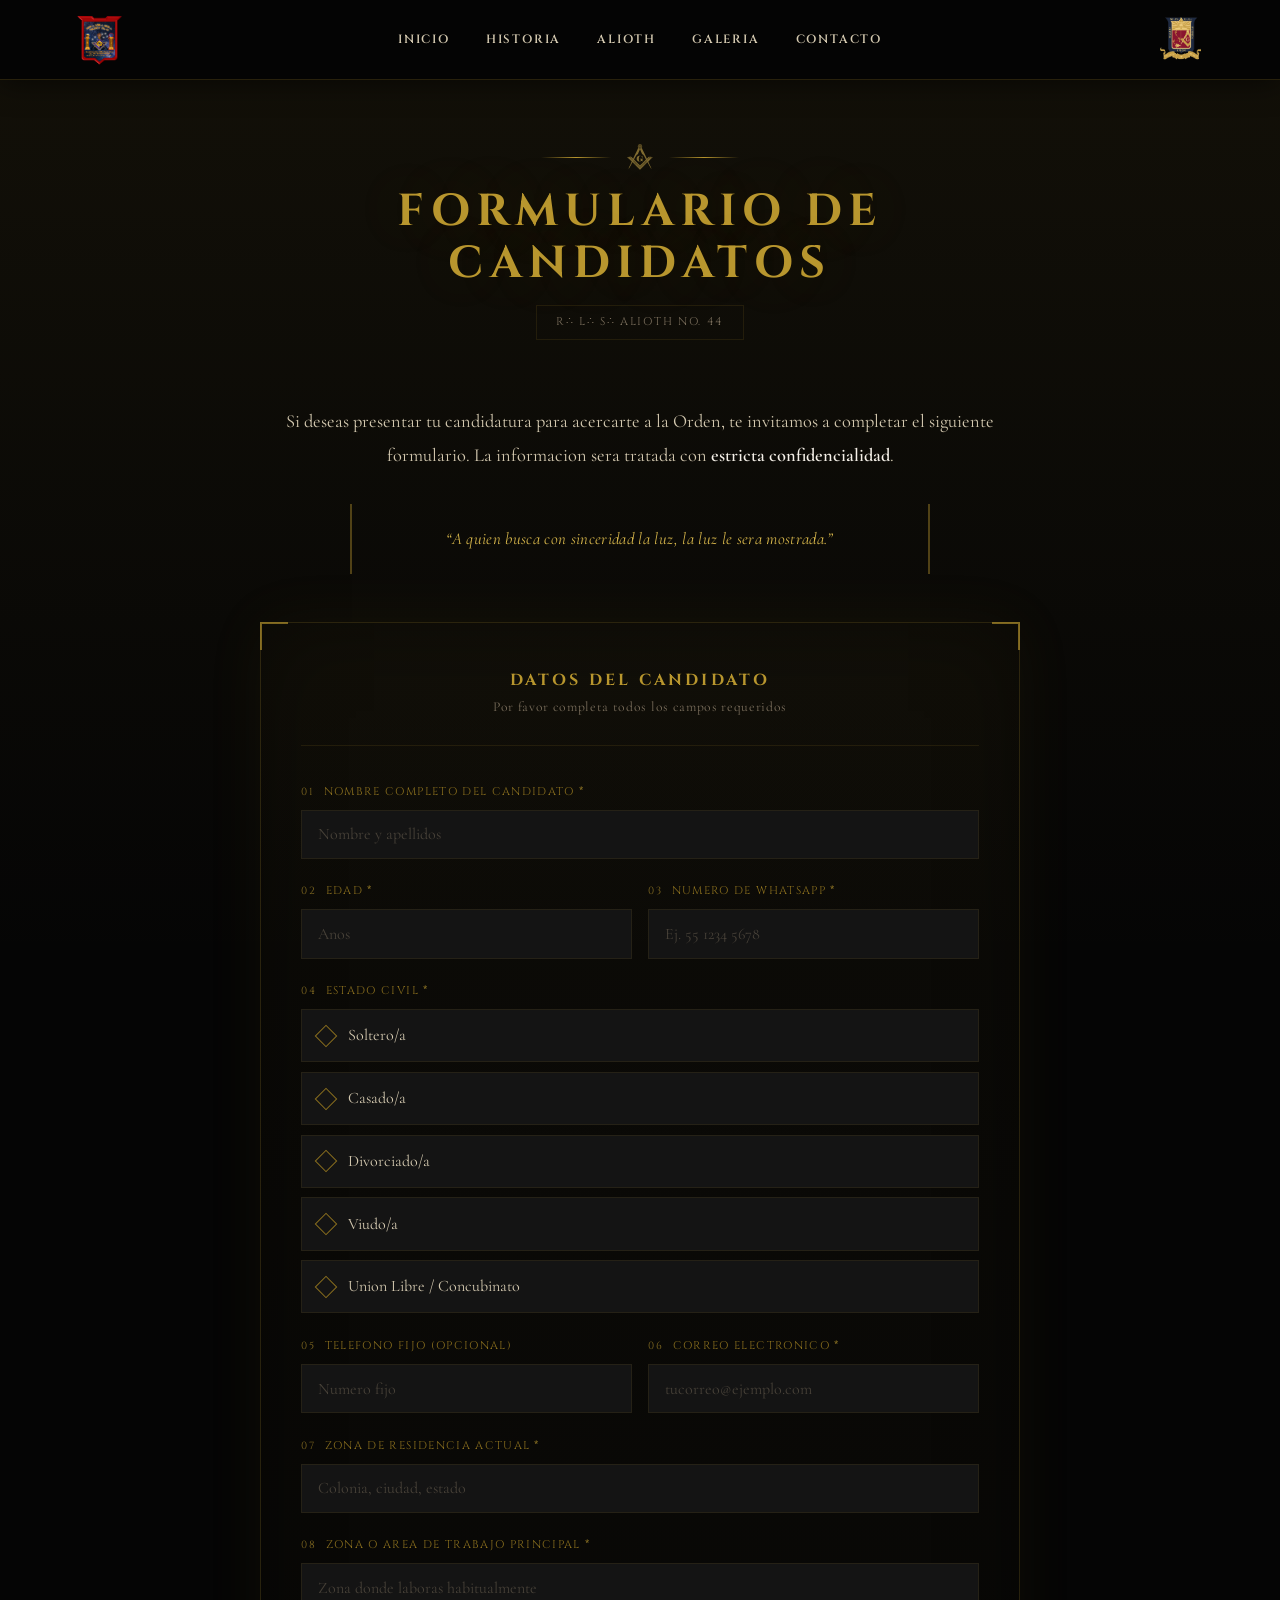
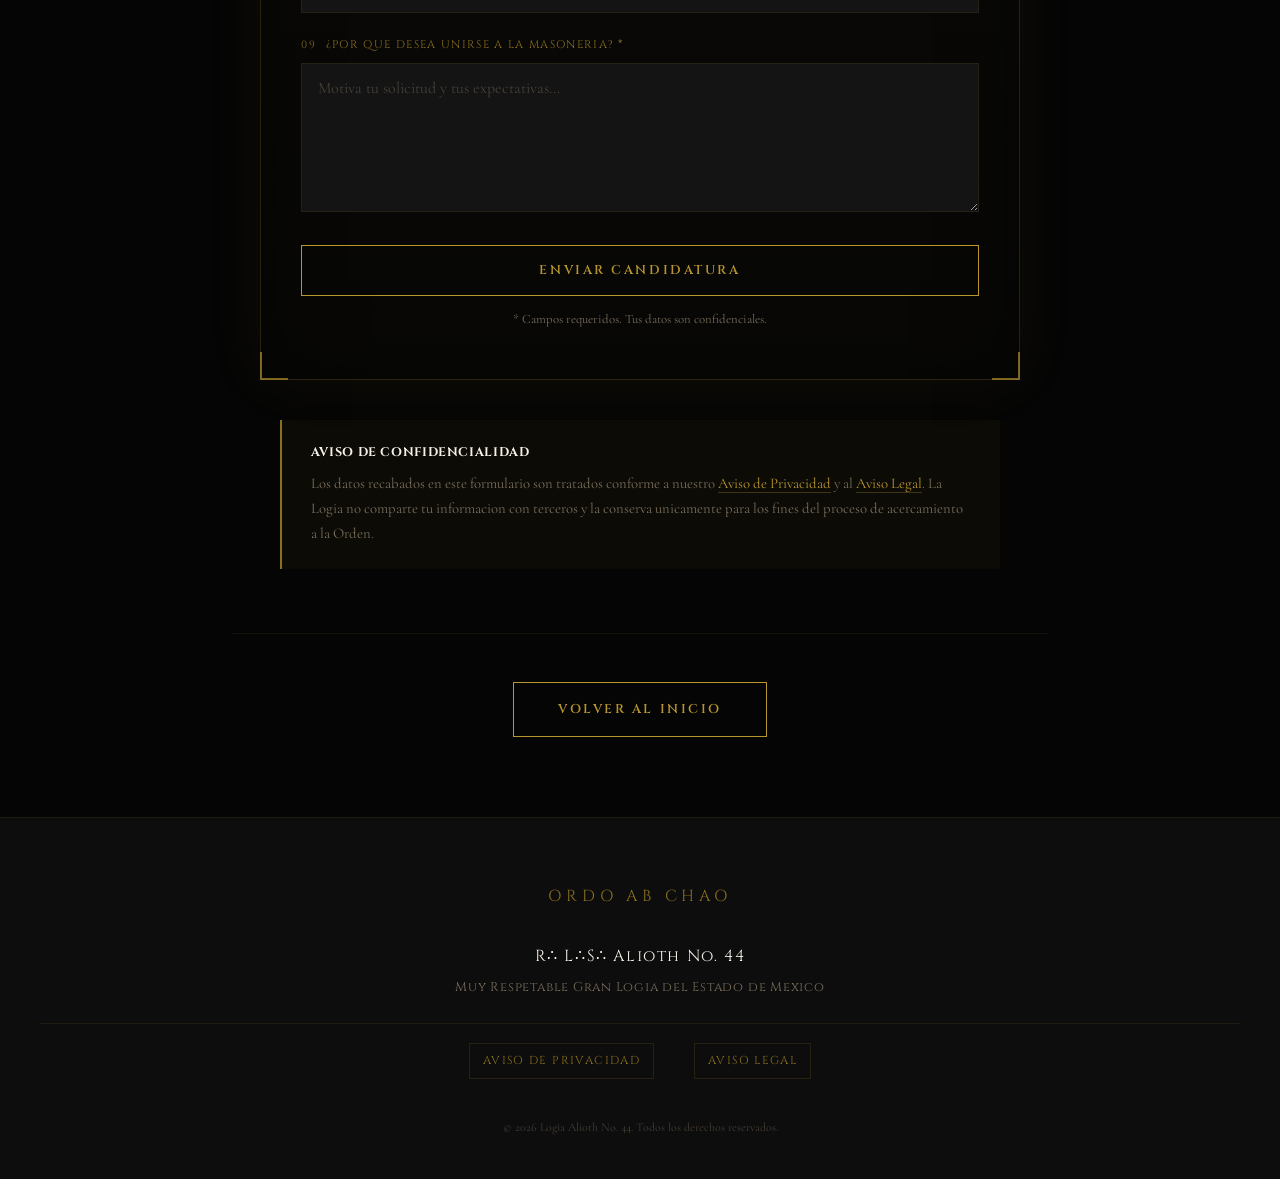
<file: candidatos.html>
<!DOCTYPE html>
<html lang="es">

<head>
  <meta charset="UTF-8" />
  <meta name="viewport" content="width=device-width, initial-scale=1.0" />

  <!-- SEO -->
  <title>Formulario de Candidatos | R∴L∴S∴ Alioth No. 44</title>
  <meta name="description"
    content="Formulario de candidatura para acercarse a la Respetable Logia Simbolica Alioth No. 44." />
  <meta name="robots" content="noindex, follow" />
  <meta name="theme-color" content="#050505" />

  <!-- Favicon -->
  <link rel="icon" type="image/png" href="img/logo_alioth.png" />
  <link rel="apple-touch-icon" href="img/logo_alioth.png" />

  <!-- Google Fonts -->
  <link rel="preconnect" href="https://fonts.googleapis.com" />
  <link rel="preconnect" href="https://fonts.gstatic.com" crossorigin />
  <link
    href="https://fonts.googleapis.com/css2?family=Cinzel:wght@400;500;600;700;900&family=Cormorant+Garamond:ital,wght@0,400;0,500;0,600;0,700;1,400;1,500&display=swap"
    rel="stylesheet" />

  <link rel="stylesheet" href="css/style.css" />

  <style>
    /* ── PAGINA CANDIDATOS — Estilos especificos ─────────────── */
    .candidatos-intro {
      max-width: 720px;
      margin: 0 auto 3rem;
      text-align: center;
      color: var(--text-main);
      font-family: "Cormorant Garamond", "Georgia", serif;
      font-size: 1.15rem;
      line-height: 1.85;
    }

    .candidatos-intro p {
      margin-bottom: 1.2rem;
    }

    .candidatos-intro strong {
      color: var(--ivory);
      font-weight: 600;
    }

    .candidatos-quote {
      font-style: italic;
      color: var(--gold-light);
      font-size: 1.05rem;
      letter-spacing: 0.02em;
      padding: 1.2rem 1.6rem;
      border-left: 2px solid rgba(184, 150, 46, 0.4);
      border-right: 2px solid rgba(184, 150, 46, 0.4);
      margin: 2rem auto 0;
      max-width: 580px;
    }

    /* Marco decorativo del formulario */
    .candidatos-form-frame {
      max-width: 760px;
      margin: 0 auto;
      position: relative;
      padding: 3rem 2.5rem;
      background: linear-gradient(180deg, rgba(184, 150, 46, 0.04) 0%, rgba(184, 150, 46, 0.01) 100%);
      border: 1px solid rgba(184, 150, 46, 0.18);
      box-shadow:
        0 0 60px rgba(184, 150, 46, 0.06),
        inset 0 0 80px rgba(0, 0, 0, 0.4);
    }

    /* Esquinas doradas decorativas */
    .candidatos-corner {
      position: absolute;
      width: 28px;
      height: 28px;
      border: 2px solid var(--gold);
      opacity: 0.65;
      pointer-events: none;
    }

    .candidatos-corner--tl {
      top: -1px;
      left: -1px;
      border-right: none;
      border-bottom: none;
    }

    .candidatos-corner--tr {
      top: -1px;
      right: -1px;
      border-left: none;
      border-bottom: none;
    }

    .candidatos-corner--bl {
      bottom: -1px;
      left: -1px;
      border-right: none;
      border-top: none;
    }

    .candidatos-corner--br {
      bottom: -1px;
      right: -1px;
      border-left: none;
      border-top: none;
    }

    /* Encabezado de seccion dentro del marco */
    .form-section-header {
      text-align: center;
      margin-bottom: 2.2rem;
      padding-bottom: 1.6rem;
      border-bottom: 1px solid rgba(184, 150, 46, 0.12);
    }

    .form-section-header h2 {
      font-family: var(--font-title);
      font-size: 1rem;
      letter-spacing: 0.2em;
      text-transform: uppercase;
      color: var(--gold);
      margin: 0 0 0.4rem;
    }

    .form-section-header p {
      color: var(--text-muted);
      font-size: 0.85rem;
      letter-spacing: 0.05em;
      margin: 0;
    }

    /* Grid responsive para campos cortos */
    .form-row {
      display: grid;
      grid-template-columns: 1fr 1fr;
      gap: 1rem;
    }

    @media (max-width: 600px) {
      .form-row {
        grid-template-columns: 1fr;
        gap: 0;
      }
    }

    /* Asterisco dorado en labels obligatorios */
    .form-label .req {
      color: var(--gold);
      margin-left: 0.25rem;
    }

    /* Radio buttons estilo masonico */
    .form-radio-group {
      display: flex;
      flex-direction: column;
      gap: 0.6rem;
      margin-top: 0.3rem;
    }

    .form-radio-option {
      display: flex;
      align-items: center;
      gap: 0.85rem;
      padding: 0.7rem 1rem;
      background: var(--black-soft);
      border: 1px solid rgba(184, 150, 46, 0.1);
      cursor: pointer;
      transition: border-color var(--transition), background var(--transition);
      font-family: "Cormorant Garamond", "Georgia", serif;
      font-size: 1rem;
      color: var(--text-main);
    }

    .form-radio-option:hover {
      border-color: rgba(184, 150, 46, 0.4);
      background: rgba(184, 150, 46, 0.04);
    }

    .form-radio-option input[type="radio"] {
      appearance: none;
      -webkit-appearance: none;
      width: 16px;
      height: 16px;
      border: 1px solid var(--gold-dark);
      background: transparent;
      position: relative;
      cursor: pointer;
      flex-shrink: 0;
      transform: rotate(45deg);
      transition: border-color var(--transition);
    }

    .form-radio-option input[type="radio"]:checked {
      border-color: var(--gold);
      background: var(--gold);
      box-shadow: 0 0 0 3px rgba(184, 150, 46, 0.15);
    }

    .form-radio-option input[type="radio"]:focus-visible {
      outline: 2px solid var(--gold-light);
      outline-offset: 2px;
    }

    .form-radio-option:has(input:checked) {
      border-color: var(--gold);
      background: rgba(184, 150, 46, 0.06);
    }

    /* Numero de campo decorativo */
    .form-group {
      position: relative;
    }

    .form-field-num {
      display: inline-block;
      font-family: var(--font-title);
      font-size: 0.65rem;
      color: var(--gold);
      letter-spacing: 0.15em;
      margin-right: 0.6rem;
      opacity: 0.7;
    }

    /* Aviso final */
    .candidatos-notice {
      max-width: 720px;
      margin: 2.5rem auto 0;
      padding: 1.4rem 1.8rem;
      background: rgba(184, 150, 46, 0.04);
      border-left: 2px solid var(--gold-dark);
      color: var(--text-muted);
      font-size: 0.92rem;
      line-height: 1.7;
      text-align: left;
    }

    .candidatos-notice strong {
      color: var(--ivory);
      letter-spacing: 0.05em;
      text-transform: uppercase;
      font-size: 0.78rem;
      font-family: var(--font-title);
      display: block;
      margin-bottom: 0.5rem;
    }

    .candidatos-notice a {
      color: var(--gold);
      text-decoration: none;
      border-bottom: 1px solid rgba(184, 150, 46, 0.3);
      transition: color var(--transition), border-color var(--transition);
    }

    .candidatos-notice a:hover {
      color: var(--gold-light);
      border-bottom-color: var(--gold-light);
    }

    /* Pantalla de confirmacion (post-envio) */
    .candidatos-success {
      display: none;
      max-width: 680px;
      margin: 0 auto;
      padding: 3.5rem 2.5rem;
      text-align: center;
      background: linear-gradient(180deg, rgba(184, 150, 46, 0.05) 0%, rgba(184, 150, 46, 0.01) 100%);
      border: 1px solid rgba(184, 150, 46, 0.3);
      position: relative;
    }

    .candidatos-success.visible {
      display: block;
      animation: fadeInUp 0.6s ease;
    }

    .candidatos-success-icon {
      width: 64px;
      height: 64px;
      margin: 0 auto 1.5rem;
      opacity: 0.85;
    }

    .candidatos-success h3 {
      font-family: var(--font-title);
      font-size: 1.4rem;
      color: var(--gold);
      letter-spacing: 0.15em;
      text-transform: uppercase;
      margin: 0 0 1rem;
    }

    .candidatos-success p {
      color: var(--text-main);
      font-size: 1.05rem;
      line-height: 1.8;
      max-width: 520px;
      margin: 0 auto 1rem;
      font-family: "Cormorant Garamond", "Georgia", serif;
    }

    @media (max-width: 640px) {
      .candidatos-intro {
        font-size: 1rem;
        margin-bottom: 2rem;
      }

      .candidatos-form-frame {
        padding: 2rem 1.2rem;
      }

      .candidatos-notice {
        font-size: 0.85rem;
        padding: 1.1rem 1.2rem;
      }
    }
  </style>
</head>

<body>

  <!-- Navbar simplificado -->
  <header class="navbar scrolled" id="navbar">
    <div class="nav-container">
      <a href="index.html" class="nav-logo">
        <img src="img/logo_alioth.png" alt="Logo Logia Alioth No. 44" class="nav-logo-img" width="60" height="60">
      </a>
      <nav class="nav-links" id="nav-links" aria-label="Navegacion">
        <a href="index.html" class="nav-link">Inicio</a>
        <a href="index.html#historia" class="nav-link">Historia</a>
        <a href="index.html#alioth" class="nav-link">Alioth</a>
        <a href="index.html#galeria" class="nav-link">Galeria</a>
        <a href="index.html#contacto" class="nav-link">Contacto</a>
      </nav>
      <div class="nav-logo-right">
        <img src="img/mrgledm.avif" alt="Muy Respetable Gran Logia del Estado de Mexico" class="nav-logo-img" width="60"
          height="60">
      </div>
      <button class="nav-hamburger" id="hamburger" aria-label="Abrir menu" aria-expanded="false">
        <span></span><span></span><span></span>
      </button>
    </div>
  </header>

  <!-- Contenido -->
  <main class="legal-page">
    <div class="legal-container" style="max-width: 880px;">

      <!-- Encabezado -->
      <div class="legal-header">
        <div class="section-ornament" aria-hidden="true">
          <span class="ornament-line"></span>
          <img src="img/mason_dorado_brillante.svg" alt="" class="ornament-icon">
          <span class="ornament-line"></span>
        </div>
        <h1 class="legal-title">Formulario de Candidatos</h1>
        <p class="legal-date">R∴ L∴ S∴ Alioth No. 44</p>
      </div>

      <!-- Introduccion -->
      <div class="candidatos-intro">
        <p>
          Si deseas presentar tu candidatura para acercarte a la Orden, te invitamos a
          completar el siguiente formulario. La informacion sera tratada con
          <strong>estricta confidencialidad</strong>.
        </p>
        <blockquote class="candidatos-quote">
          &ldquo;A quien busca con sinceridad la luz, la luz le sera mostrada.&rdquo;
        </blockquote>
      </div>

      <!-- Formulario nativo (envia a Google Forms via iframe oculto) -->
      <div class="candidatos-form-frame" id="form-frame">
        <span class="candidatos-corner candidatos-corner--tl" aria-hidden="true"></span>
        <span class="candidatos-corner candidatos-corner--tr" aria-hidden="true"></span>
        <span class="candidatos-corner candidatos-corner--bl" aria-hidden="true"></span>
        <span class="candidatos-corner candidatos-corner--br" aria-hidden="true"></span>

        <div class="form-section-header">
          <h2>Datos del Candidato</h2>
          <p>Por favor completa todos los campos requeridos</p>
        </div>

        <form
          class="contact-form"
          id="candidate-form"
          action="https://docs.google.com/forms/d/e/1FAIpQLSchPBT2zRP2MUukUkMA5PN2bBx3DWcRT-ulPzDpvCZjnX_cpA/formResponse"
          method="POST"
          target="hidden_iframe"
          novalidate>

          <!-- 1. Nombre completo -->
          <div class="form-group">
            <label for="f-nombre" class="form-label">
              <span class="form-field-num">01</span>Nombre Completo del Candidato<span class="req">*</span>
            </label>
            <input type="text" id="f-nombre" name="entry.547680428" class="form-input"
              placeholder="Nombre y apellidos" required autocomplete="name" />
          </div>

          <div class="form-row">
            <!-- 2. Edad -->
            <div class="form-group">
              <label for="f-edad" class="form-label">
                <span class="form-field-num">02</span>Edad<span class="req">*</span>
              </label>
              <input type="number" id="f-edad" name="entry.1613516837" class="form-input"
                placeholder="Anos" min="18" max="120" required />
            </div>

            <!-- 5. WhatsApp -->
            <div class="form-group">
              <label for="f-whatsapp" class="form-label">
                <span class="form-field-num">03</span>Numero de WhatsApp<span class="req">*</span>
              </label>
              <input type="tel" id="f-whatsapp" name="entry.725160748" class="form-input"
                placeholder="Ej. 55 1234 5678" required autocomplete="tel" />
            </div>
          </div>

          <!-- 3. Estado civil -->
          <div class="form-group">
            <label class="form-label">
              <span class="form-field-num">04</span>Estado Civil<span class="req">*</span>
            </label>
            <div class="form-radio-group" role="radiogroup" aria-label="Estado Civil">
              <label class="form-radio-option">
                <input type="radio" name="entry.698290578" value="Soltero/a" required />
                <span>Soltero/a</span>
              </label>
              <label class="form-radio-option">
                <input type="radio" name="entry.698290578" value="Casado/a" />
                <span>Casado/a</span>
              </label>
              <label class="form-radio-option">
                <input type="radio" name="entry.698290578" value="Divorciado/a" />
                <span>Divorciado/a</span>
              </label>
              <label class="form-radio-option">
                <input type="radio" name="entry.698290578" value="Viudo/a" />
                <span>Viudo/a</span>
              </label>
              <label class="form-radio-option">
                <input type="radio" name="entry.698290578" value="Unión Libre/Concubinato" />
                <span>Union Libre / Concubinato</span>
              </label>
            </div>
          </div>

          <div class="form-row">
            <!-- 4. Telefono fijo (opcional) -->
            <div class="form-group">
              <label for="f-fijo" class="form-label">
                <span class="form-field-num">05</span>Telefono Fijo (Opcional)
              </label>
              <input type="tel" id="f-fijo" name="entry.1218308242" class="form-input"
                placeholder="Numero fijo" autocomplete="tel" />
            </div>

            <!-- 6. Correo -->
            <div class="form-group">
              <label for="f-correo" class="form-label">
                <span class="form-field-num">06</span>Correo Electronico<span class="req">*</span>
              </label>
              <input type="email" id="f-correo" name="entry.2077402053" class="form-input"
                placeholder="tucorreo@ejemplo.com" required autocomplete="email" />
            </div>
          </div>

          <!-- 7. Zona de residencia -->
          <div class="form-group">
            <label for="f-residencia" class="form-label">
              <span class="form-field-num">07</span>Zona de Residencia Actual<span class="req">*</span>
            </label>
            <input type="text" id="f-residencia" name="entry.1256102596" class="form-input"
              placeholder="Colonia, ciudad, estado" required />
          </div>

          <!-- 8. Zona de trabajo -->
          <div class="form-group">
            <label for="f-trabajo" class="form-label">
              <span class="form-field-num">08</span>Zona o Area de Trabajo Principal<span class="req">*</span>
            </label>
            <input type="text" id="f-trabajo" name="entry.1019282654" class="form-input"
              placeholder="Zona donde laboras habitualmente" required />
          </div>

          <!-- 9. Motivo -->
          <div class="form-group">
            <label for="f-motivo" class="form-label">
              <span class="form-field-num">09</span>&iquest;Por que desea unirse a la Masoneria?<span class="req">*</span>
            </label>
            <textarea id="f-motivo" name="entry.90037629" class="form-input form-textarea"
              placeholder="Motiva tu solicitud y tus expectativas..." rows="6" required></textarea>
          </div>

          <button type="submit" class="btn-submit" id="btn-submit">
            <span class="btn-submit-text">Enviar Candidatura</span>
            <span class="btn-submit-fill"></span>
          </button>
          <p class="form-notice">* Campos requeridos. Tus datos son confidenciales.</p>
        </form>
      </div>

      <!-- Pantalla de exito -->
      <div class="candidatos-success" id="success-screen" role="status" aria-live="polite">
        <img src="img/mason_dorado_brillante.svg" alt="" class="candidatos-success-icon">
        <h3>Candidatura Recibida</h3>
        <p>
          Hemos recibido tu solicitud con exito. Un miembro de la Logia se pondra en
          contacto contigo en los proximos dias para continuar con el proceso.
        </p>
        <p style="color: var(--gold-light); font-style: italic; font-size: 0.95rem;">
          &ldquo;La paciencia es la virtud del fuerte.&rdquo;
        </p>
      </div>

      <!-- Aviso confidencialidad -->
      <aside class="candidatos-notice" id="privacy-notice">
        <strong>Aviso de Confidencialidad</strong>
        Los datos recabados en este formulario son tratados conforme a nuestro
        <a href="privacidad.html">Aviso de Privacidad</a> y al
        <a href="legal.html">Aviso Legal</a>. La Logia no comparte tu informacion con
        terceros y la conserva unicamente para los fines del proceso de acercamiento
        a la Orden.
      </aside>

      <!-- Volver -->
      <div class="legal-back">
        <a href="index.html" class="btn-cta" style="opacity:1; animation:none;">
          <span class="btn-cta-text">Volver al Inicio</span>
          <span class="btn-cta-border btn-cta-border--top" style="width:100%; animation:none;"></span>
          <span class="btn-cta-border btn-cta-border--right" style="height:100%; animation:none;"></span>
          <span class="btn-cta-border btn-cta-border--bottom" style="width:100%; animation:none;"></span>
          <span class="btn-cta-border btn-cta-border--left" style="height:100%; animation:none;"></span>
        </a>
      </div>

    </div>

    <!-- Iframe oculto que captura la respuesta de Google Forms (cross-origin) -->
    <iframe name="hidden_iframe" id="hidden_iframe" style="display:none;" tabindex="-1"
      aria-hidden="true"></iframe>
  </main>

  <!-- Footer simplificado -->
  <footer class="footer">
    <div class="footer-container">
      <p class="footer-motto">Ordo Ab Chao</p>
      <div class="footer-info">
        <p class="footer-name">R∴ L∴S∴ Alioth No. 44</p>
        <p class="footer-org">Muy Respetable Gran Logia del Estado de Mexico</p>
      </div>
      <nav class="footer-legal" aria-label="Enlaces legales">
        <a href="privacidad.html" class="footer-legal-link">Aviso de Privacidad</a>
        <span class="footer-legal-sep" aria-hidden="true">&middot;</span>
        <a href="legal.html" class="footer-legal-link">Aviso Legal</a>
      </nav>
      <p class="footer-rights">
        &copy; <span id="current-year"></span> Logia Alioth No. 44. Todos los derechos reservados.
      </p>
    </div>
  </footer>

  <script>
    // Anio dinamico
    var y = document.getElementById('current-year');
    if (y) y.textContent = new Date().getFullYear();

    // Hamburger mobile
    var h = document.getElementById('hamburger');
    var n = document.getElementById('nav-links');
    if (h) h.addEventListener('click', function () {
      var open = n.classList.toggle('open');
      h.classList.toggle('active');
      h.setAttribute('aria-expanded', open);
      document.body.style.overflow = open ? 'hidden' : '';
    });
    n.querySelectorAll('.nav-link').forEach(function (l) {
      l.addEventListener('click', function () {
        n.classList.remove('open'); h.classList.remove('active');
        h.setAttribute('aria-expanded', 'false'); document.body.style.overflow = '';
      });
    });

    // Submit handler — el form envia al iframe oculto, escuchamos el load
    (function () {
      var form = document.getElementById('candidate-form');
      var iframe = document.getElementById('hidden_iframe');
      var formFrame = document.getElementById('form-frame');
      var successScreen = document.getElementById('success-screen');
      var privacyNotice = document.getElementById('privacy-notice');
      var btn = document.getElementById('btn-submit');
      var submitted = false;

      form.addEventListener('submit', function () {
        if (!form.checkValidity()) return;
        submitted = true;
        btn.disabled = true;
        btn.querySelector('.btn-submit-text').textContent = 'Enviando...';
      });

      iframe.addEventListener('load', function () {
        if (!submitted) return;
        formFrame.style.display = 'none';
        privacyNotice.style.display = 'none';
        successScreen.classList.add('visible');
        window.scrollTo({ top: successScreen.offsetTop - 120, behavior: 'smooth' });
      });
    })();
  </script>
</body>

</html>
</file>
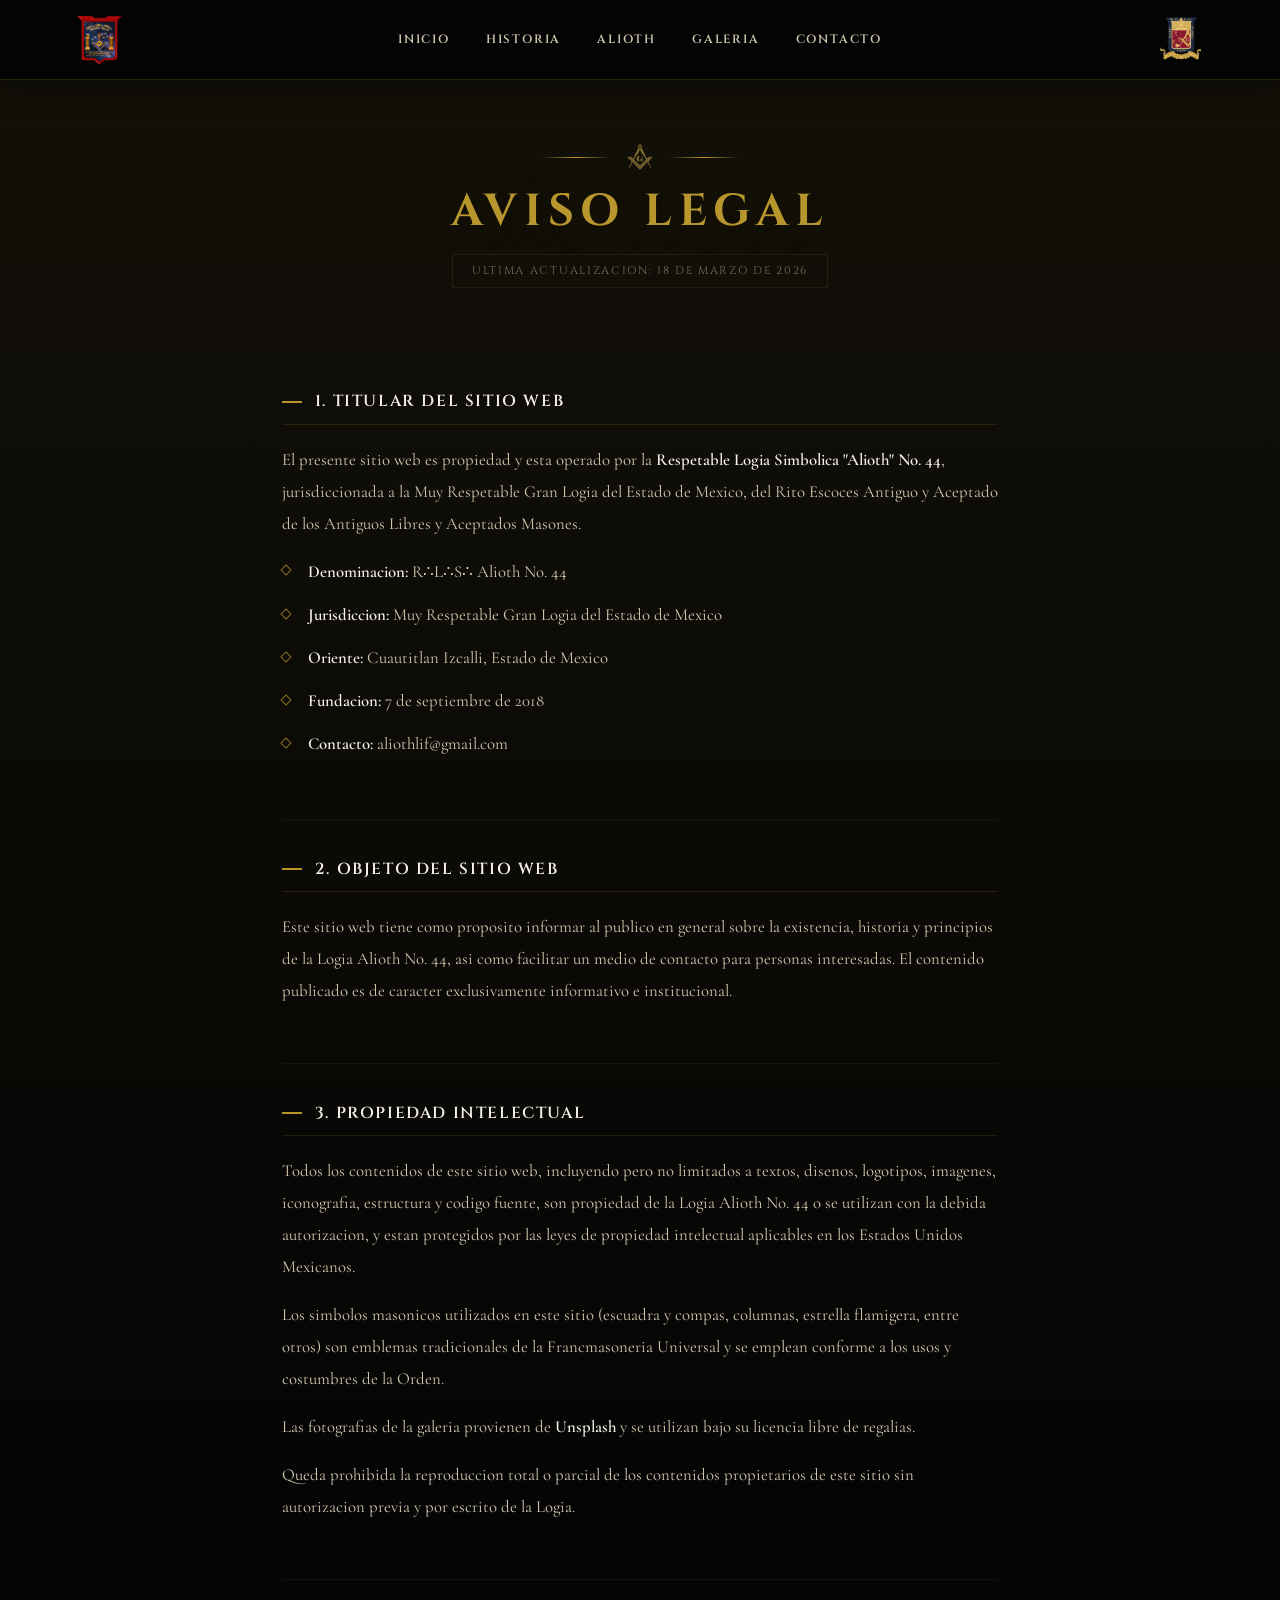
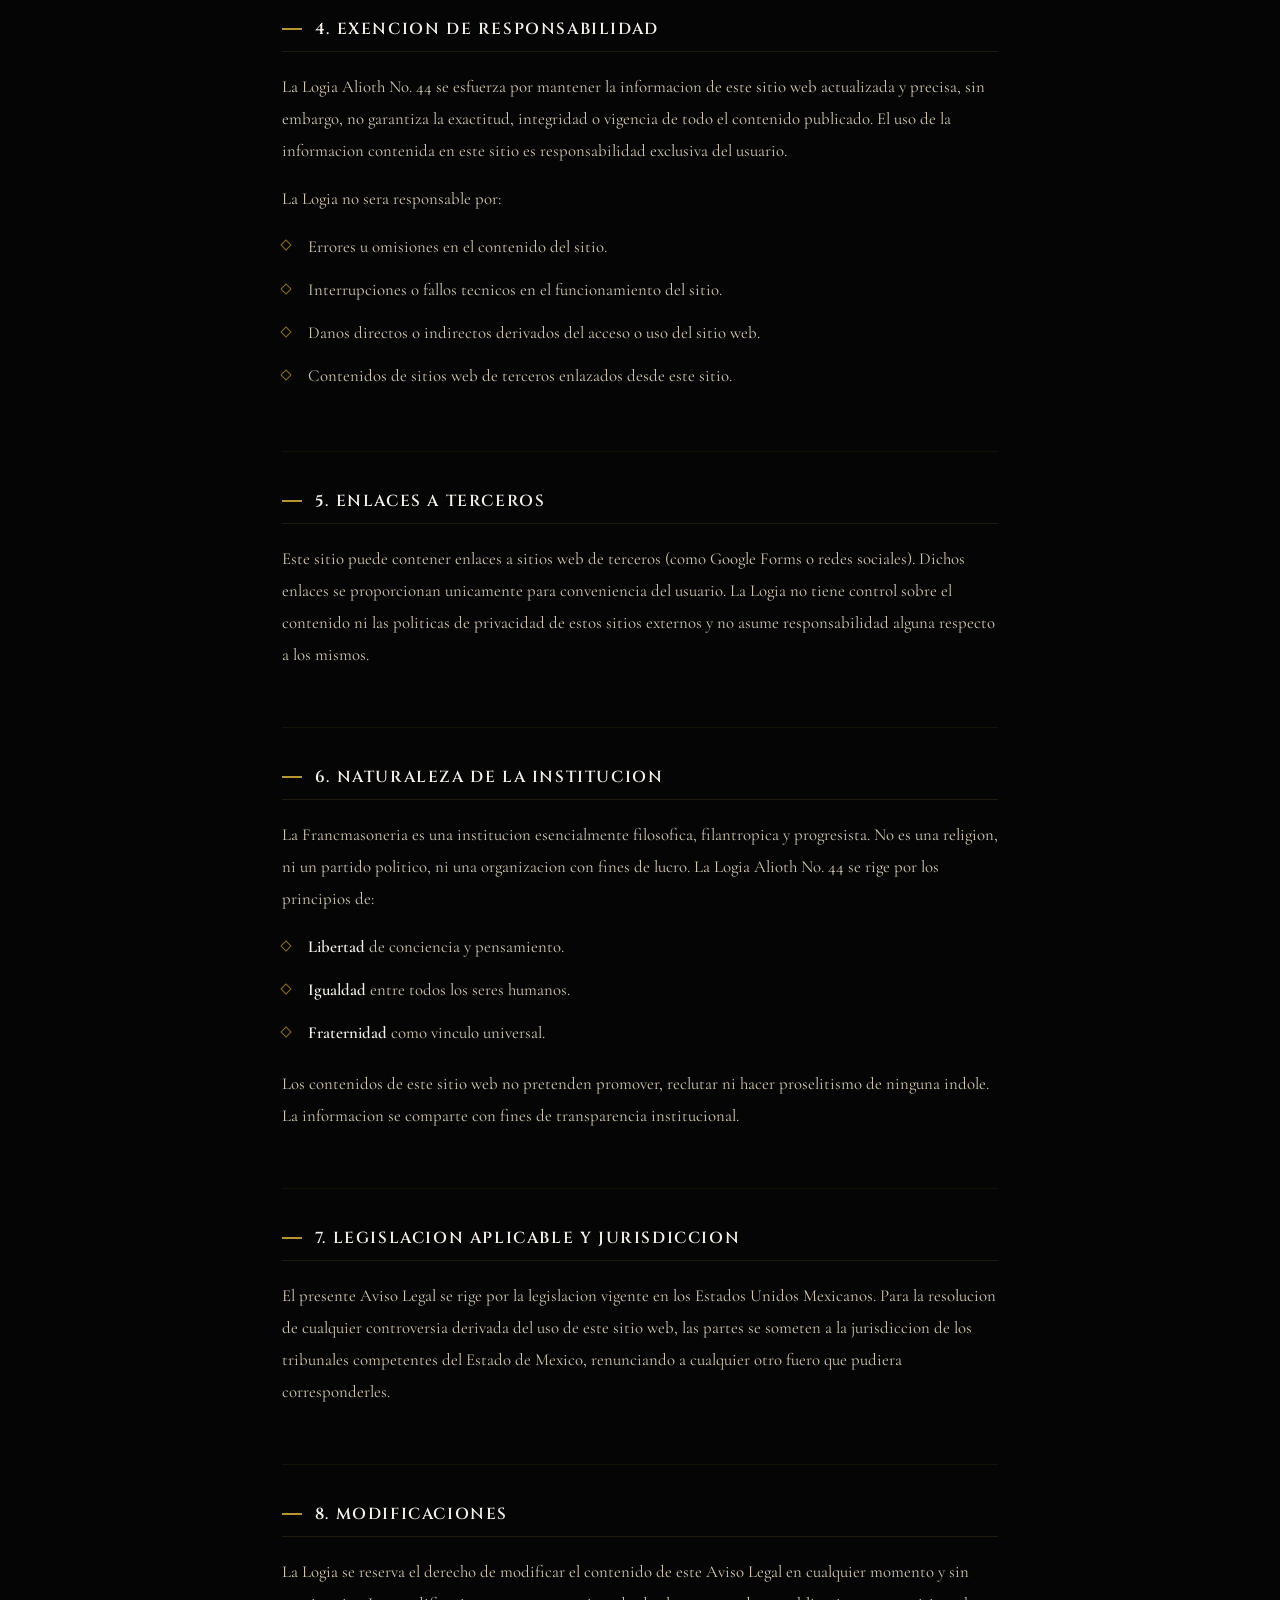
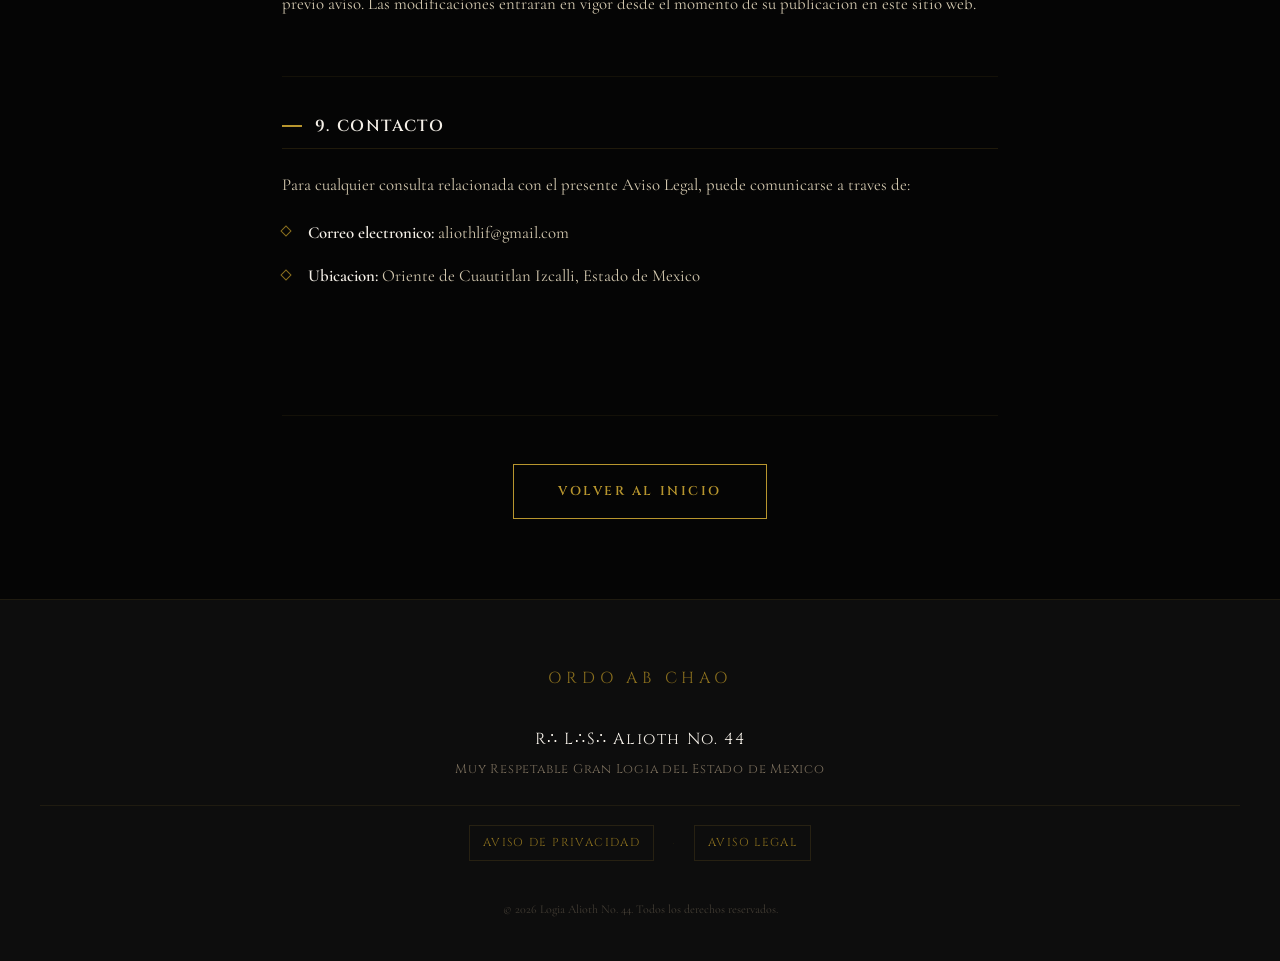
<file: legal.html>
<!DOCTYPE html>
<html lang="es">

<head>
  <meta charset="UTF-8" />
  <meta name="viewport" content="width=device-width, initial-scale=1.0" />
  <title>Aviso Legal | R∴L∴S∴ Alioth No. 44</title>
  <meta name="description" content="Aviso Legal y terminos de uso del sitio web de la Respetable Logia Simbolica Alioth No. 44." />
  <meta name="robots" content="noindex, follow" />
  <link rel="icon" type="image/png" href="img/logo_alioth.png" />
  <link rel="preconnect" href="https://fonts.googleapis.com" />
  <link rel="preconnect" href="https://fonts.gstatic.com" crossorigin />
  <link href="https://fonts.googleapis.com/css2?family=Cinzel:wght@400;500;600;700;900&family=Cormorant+Garamond:ital,wght@0,400;0,500;0,600;0,700;1,400;1,500&display=swap" rel="stylesheet" />
  <link rel="stylesheet" href="css/style.css" />
</head>

<body>

  <!-- Navbar simplificado -->
  <header class="navbar scrolled" id="navbar">
    <div class="nav-container">
      <a href="index.html" class="nav-logo">
        <img src="img/logo_alioth.png" alt="Logo Logia Alioth No. 44" class="nav-logo-img" width="60" height="60">
      </a>
      <nav class="nav-links" id="nav-links" aria-label="Navegacion">
        <a href="index.html" class="nav-link">Inicio</a>
        <a href="index.html#historia" class="nav-link">Historia</a>
        <a href="index.html#alioth" class="nav-link">Alioth</a>
        <a href="index.html#galeria" class="nav-link">Galeria</a>
        <a href="index.html#contacto" class="nav-link">Contacto</a>
      </nav>
      <div class="nav-logo-right">
        <img src="img/mrgledm.avif" alt="Muy Respetable Gran Logia del Estado de Mexico" class="nav-logo-img" width="60" height="60">
      </div>
      <button class="nav-hamburger" id="hamburger" aria-label="Abrir menu" aria-expanded="false">
        <span></span><span></span><span></span>
      </button>
    </div>
  </header>

  <!-- Contenido -->
  <main class="legal-page">
    <div class="legal-container">

      <div class="legal-header">
        <div class="section-ornament" aria-hidden="true">
          <span class="ornament-line"></span>
          <img src="img/mason_dorado_brillante.svg" alt="" class="ornament-icon">
          <span class="ornament-line"></span>
        </div>
        <h1 class="legal-title">Aviso Legal</h1>
        <p class="legal-date">Ultima actualizacion: 18 de marzo de 2026</p>
      </div>

      <article class="legal-content">

        <section class="legal-section">
          <h2>1. Titular del Sitio Web</h2>
          <p>
            El presente sitio web es propiedad y esta operado por la <strong>Respetable Logia Simbolica
            "Alioth" No. 44</strong>, jurisdiccionada a la Muy Respetable Gran Logia del Estado de Mexico,
            del Rito Escoces Antiguo y Aceptado de los Antiguos Libres y Aceptados Masones.
          </p>
          <ul>
            <li><strong>Denominacion:</strong> R∴L∴S∴ Alioth No. 44</li>
            <li><strong>Jurisdiccion:</strong> Muy Respetable Gran Logia del Estado de Mexico</li>
            <li><strong>Oriente:</strong> Cuautitlan Izcalli, Estado de Mexico</li>
            <li><strong>Fundacion:</strong> 7 de septiembre de 2018</li>
            <li><strong>Contacto:</strong> aliothlif@gmail.com</li>
          </ul>
        </section>

        <section class="legal-section">
          <h2>2. Objeto del Sitio Web</h2>
          <p>
            Este sitio web tiene como proposito informar al publico en general sobre la existencia,
            historia y principios de la Logia Alioth No. 44, asi como facilitar un medio de contacto
            para personas interesadas. El contenido publicado es de caracter exclusivamente informativo
            e institucional.
          </p>
        </section>

        <section class="legal-section">
          <h2>3. Propiedad Intelectual</h2>
          <p>
            Todos los contenidos de este sitio web, incluyendo pero no limitados a textos, disenos,
            logotipos, imagenes, iconografia, estructura y codigo fuente, son propiedad de la Logia
            Alioth No. 44 o se utilizan con la debida autorizacion, y estan protegidos por las leyes
            de propiedad intelectual aplicables en los Estados Unidos Mexicanos.
          </p>
          <p>
            Los simbolos masonicos utilizados en este sitio (escuadra y compas, columnas, estrella
            flamigera, entre otros) son emblemas tradicionales de la Francmasoneria Universal y se
            emplean conforme a los usos y costumbres de la Orden.
          </p>
          <p>
            Las fotografias de la galeria provienen de <strong>Unsplash</strong> y se utilizan bajo
            su licencia libre de regalias.
          </p>
          <p>
            Queda prohibida la reproduccion total o parcial de los contenidos propietarios de este
            sitio sin autorizacion previa y por escrito de la Logia.
          </p>
        </section>

        <section class="legal-section">
          <h2>4. Exencion de Responsabilidad</h2>
          <p>
            La Logia Alioth No. 44 se esfuerza por mantener la informacion de este sitio web
            actualizada y precisa, sin embargo, no garantiza la exactitud, integridad o vigencia
            de todo el contenido publicado. El uso de la informacion contenida en este sitio es
            responsabilidad exclusiva del usuario.
          </p>
          <p>La Logia no sera responsable por:</p>
          <ul>
            <li>Errores u omisiones en el contenido del sitio.</li>
            <li>Interrupciones o fallos tecnicos en el funcionamiento del sitio.</li>
            <li>Danos directos o indirectos derivados del acceso o uso del sitio web.</li>
            <li>Contenidos de sitios web de terceros enlazados desde este sitio.</li>
          </ul>
        </section>

        <section class="legal-section">
          <h2>5. Enlaces a Terceros</h2>
          <p>
            Este sitio puede contener enlaces a sitios web de terceros (como Google Forms o
            redes sociales). Dichos enlaces se proporcionan unicamente para conveniencia del
            usuario. La Logia no tiene control sobre el contenido ni las politicas de privacidad
            de estos sitios externos y no asume responsabilidad alguna respecto a los mismos.
          </p>
        </section>

        <section class="legal-section">
          <h2>6. Naturaleza de la Institucion</h2>
          <p>
            La Francmasoneria es una institucion esencialmente filosofica, filantropica y
            progresista. No es una religion, ni un partido politico, ni una organizacion con
            fines de lucro. La Logia Alioth No. 44 se rige por los principios de:
          </p>
          <ul>
            <li><strong>Libertad</strong> de conciencia y pensamiento.</li>
            <li><strong>Igualdad</strong> entre todos los seres humanos.</li>
            <li><strong>Fraternidad</strong> como vinculo universal.</li>
          </ul>
          <p>
            Los contenidos de este sitio web no pretenden promover, reclutar ni hacer proselitismo
            de ninguna indole. La informacion se comparte con fines de transparencia institucional.
          </p>
        </section>

        <section class="legal-section">
          <h2>7. Legislacion Aplicable y Jurisdiccion</h2>
          <p>
            El presente Aviso Legal se rige por la legislacion vigente en los Estados Unidos
            Mexicanos. Para la resolucion de cualquier controversia derivada del uso de este
            sitio web, las partes se someten a la jurisdiccion de los tribunales competentes
            del Estado de Mexico, renunciando a cualquier otro fuero que pudiera corresponderles.
          </p>
        </section>

        <section class="legal-section">
          <h2>8. Modificaciones</h2>
          <p>
            La Logia se reserva el derecho de modificar el contenido de este Aviso Legal en
            cualquier momento y sin previo aviso. Las modificaciones entraran en vigor desde
            el momento de su publicacion en este sitio web.
          </p>
        </section>

        <section class="legal-section">
          <h2>9. Contacto</h2>
          <p>
            Para cualquier consulta relacionada con el presente Aviso Legal, puede comunicarse
            a traves de:
          </p>
          <ul>
            <li><strong>Correo electronico:</strong> aliothlif@gmail.com</li>
            <li><strong>Ubicacion:</strong> Oriente de Cuautitlan Izcalli, Estado de Mexico</li>
          </ul>
        </section>

      </article>

      <div class="legal-back">
        <a href="index.html" class="btn-cta" style="opacity:1; animation:none;">
          <span class="btn-cta-text">Volver al Inicio</span>
          <span class="btn-cta-border btn-cta-border--top" style="width:100%; animation:none;"></span>
          <span class="btn-cta-border btn-cta-border--right" style="height:100%; animation:none;"></span>
          <span class="btn-cta-border btn-cta-border--bottom" style="width:100%; animation:none;"></span>
          <span class="btn-cta-border btn-cta-border--left" style="height:100%; animation:none;"></span>
        </a>
      </div>

    </div>
  </main>

  <!-- Footer simplificado -->
  <footer class="footer">
    <div class="footer-container">
      <p class="footer-motto">Ordo Ab Chao</p>
      <div class="footer-info">
        <p class="footer-name">R∴ L∴S∴ Alioth No. 44</p>
        <p class="footer-org">Muy Respetable Gran Logia del Estado de Mexico</p>
      </div>
      <nav class="footer-legal" aria-label="Enlaces legales">
        <a href="privacidad.html" class="footer-legal-link">Aviso de Privacidad</a>
        <span class="footer-legal-sep" aria-hidden="true">&middot;</span>
        <a href="legal.html" class="footer-legal-link">Aviso Legal</a>
      </nav>
      <p class="footer-rights">
        &copy; <span id="current-year"></span> Logia Alioth No. 44. Todos los derechos reservados.
      </p>
    </div>
  </footer>

  <script>
    var y = document.getElementById('current-year');
    if (y) y.textContent = new Date().getFullYear();
    var h = document.getElementById('hamburger');
    var n = document.getElementById('nav-links');
    if (h) h.addEventListener('click', function () {
      var open = n.classList.toggle('open');
      h.classList.toggle('active');
      h.setAttribute('aria-expanded', open);
      document.body.style.overflow = open ? 'hidden' : '';
    });
    n.querySelectorAll('.nav-link').forEach(function (l) {
      l.addEventListener('click', function () {
        n.classList.remove('open'); h.classList.remove('active');
        h.setAttribute('aria-expanded', 'false'); document.body.style.overflow = '';
      });
    });
  </script>
</body>

</html>
</file>
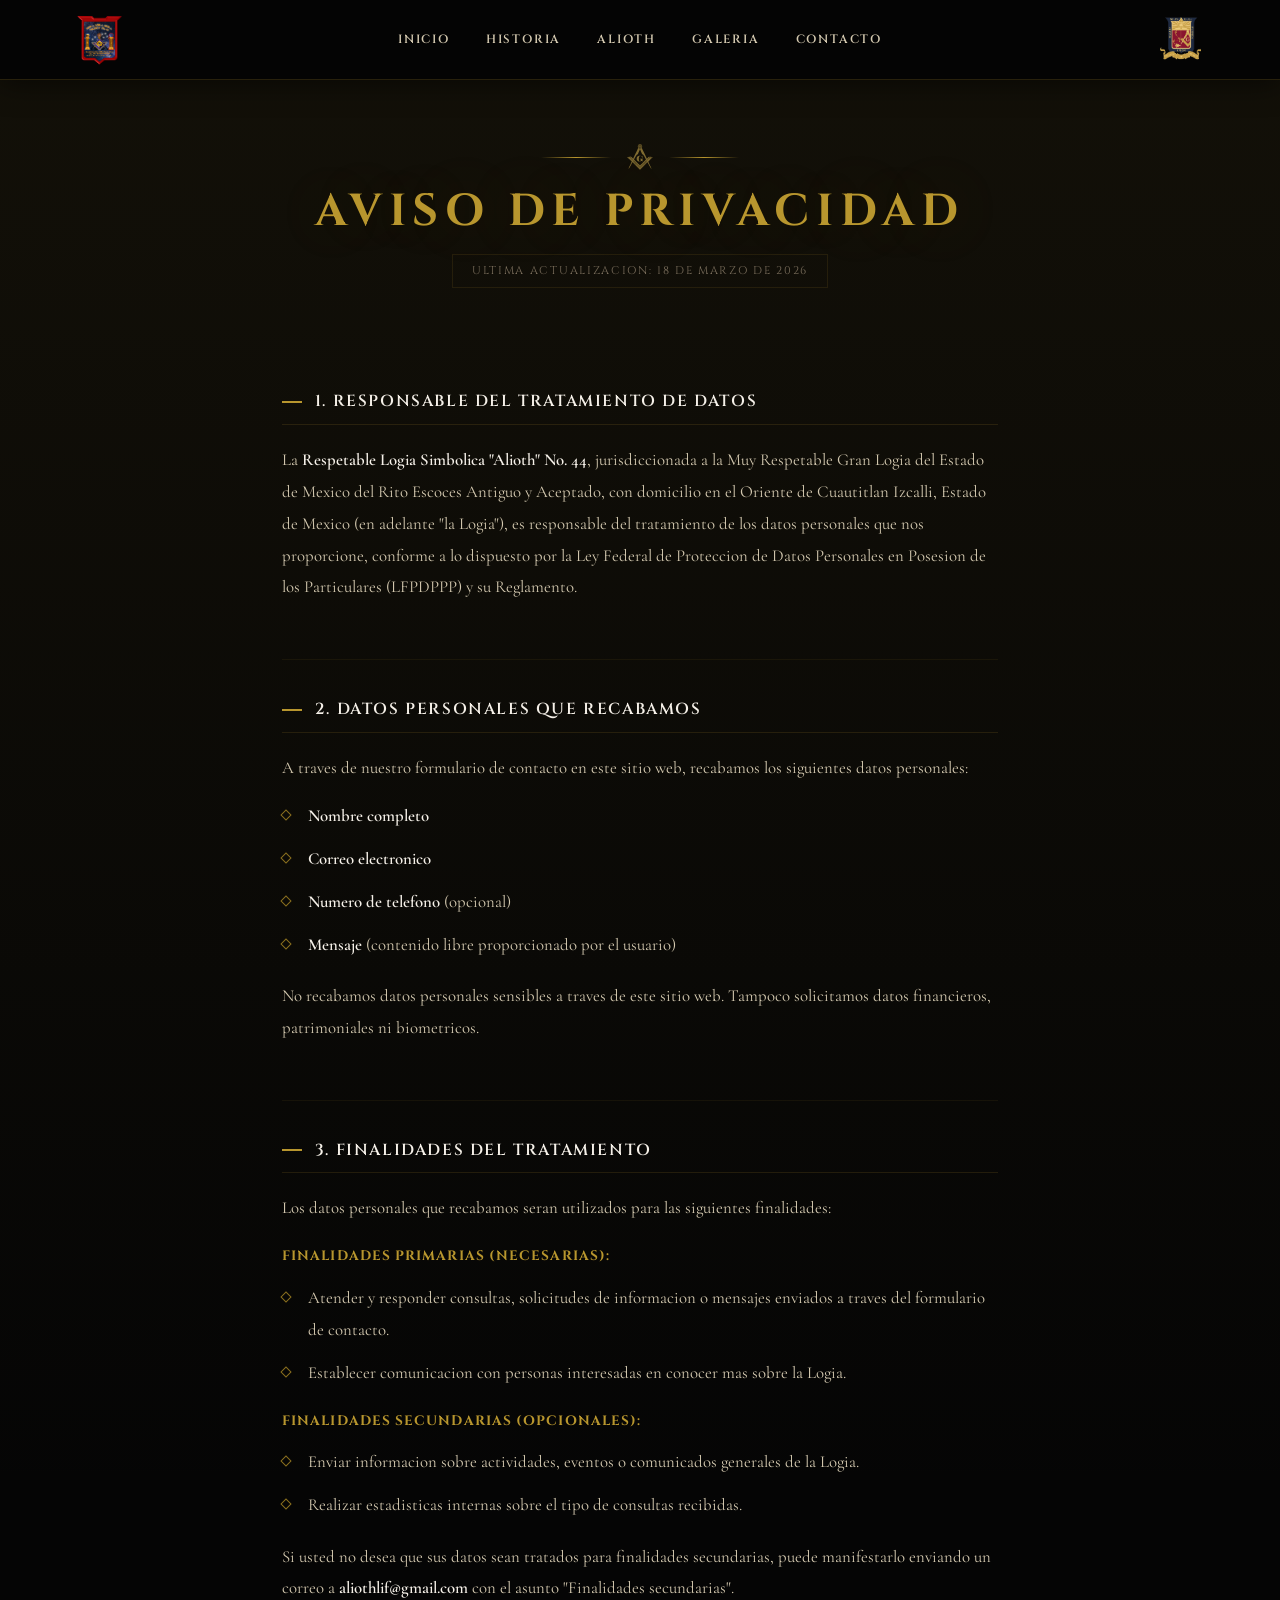
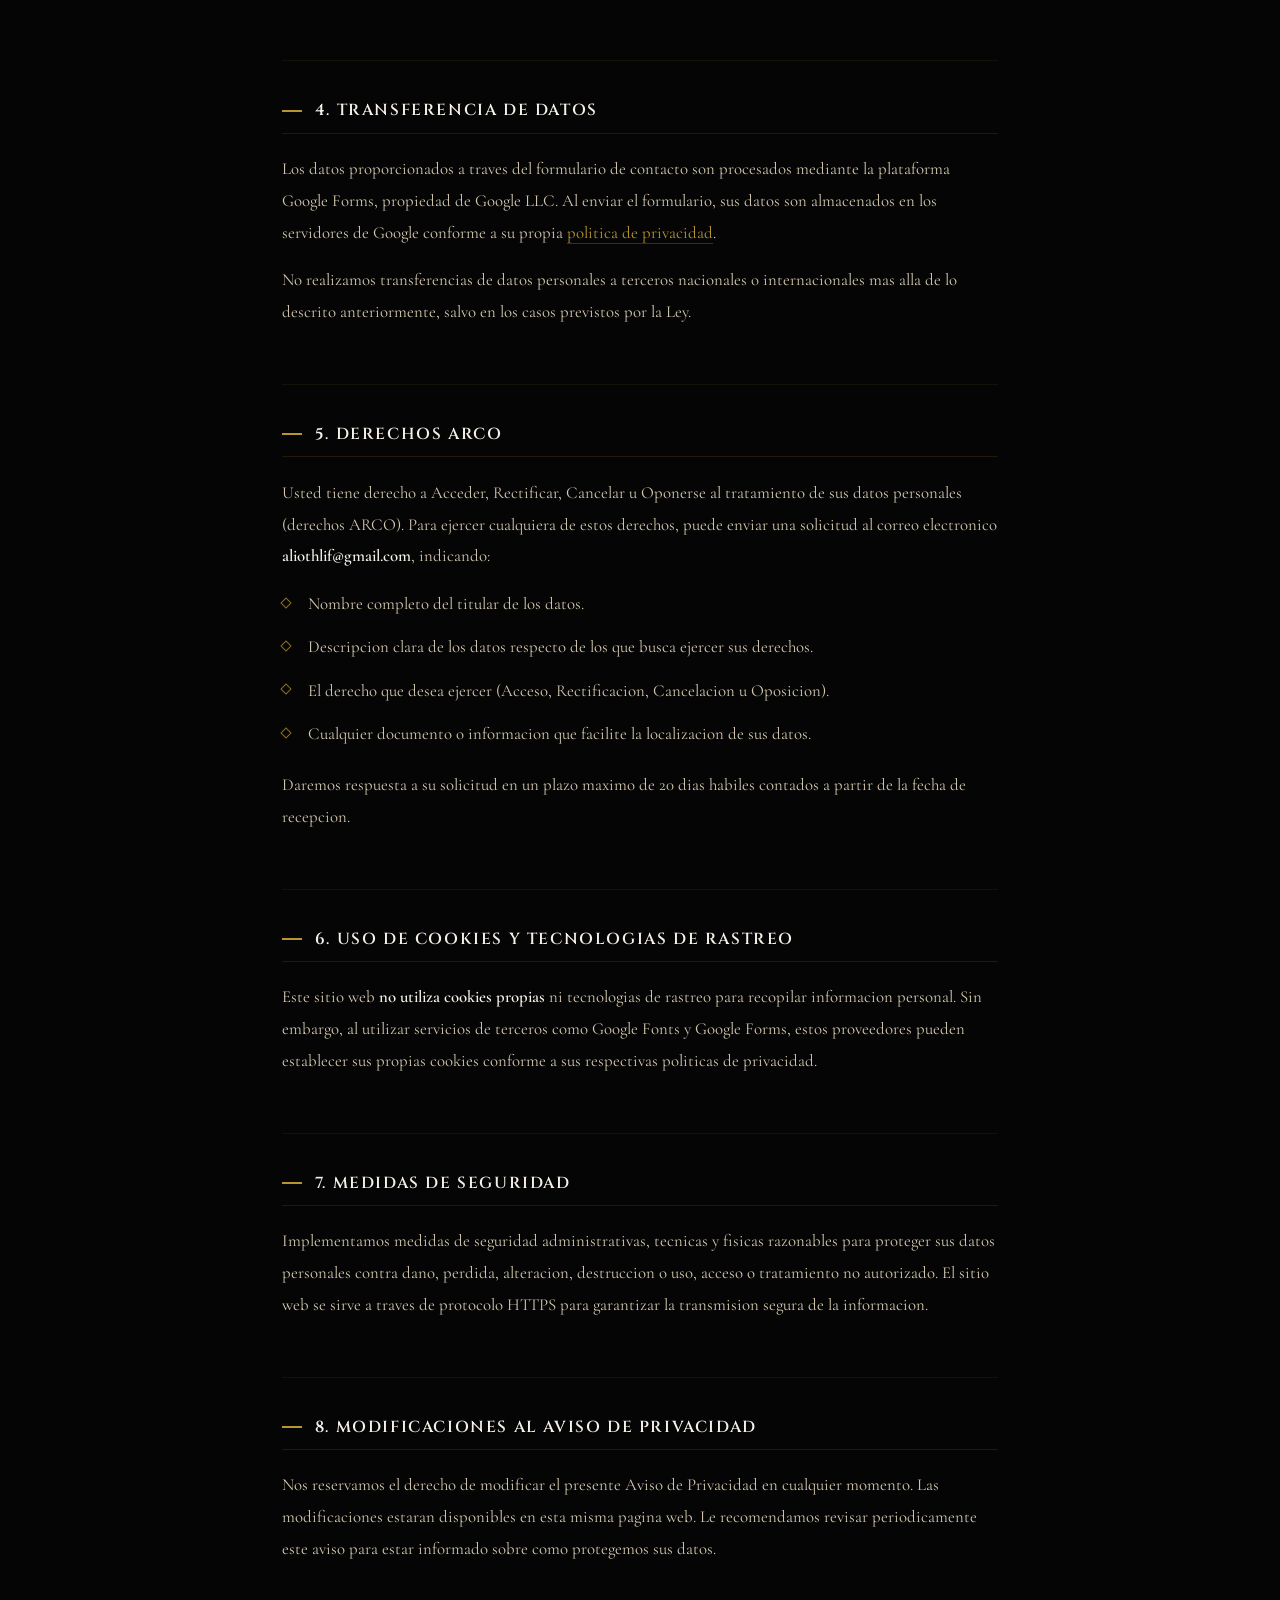
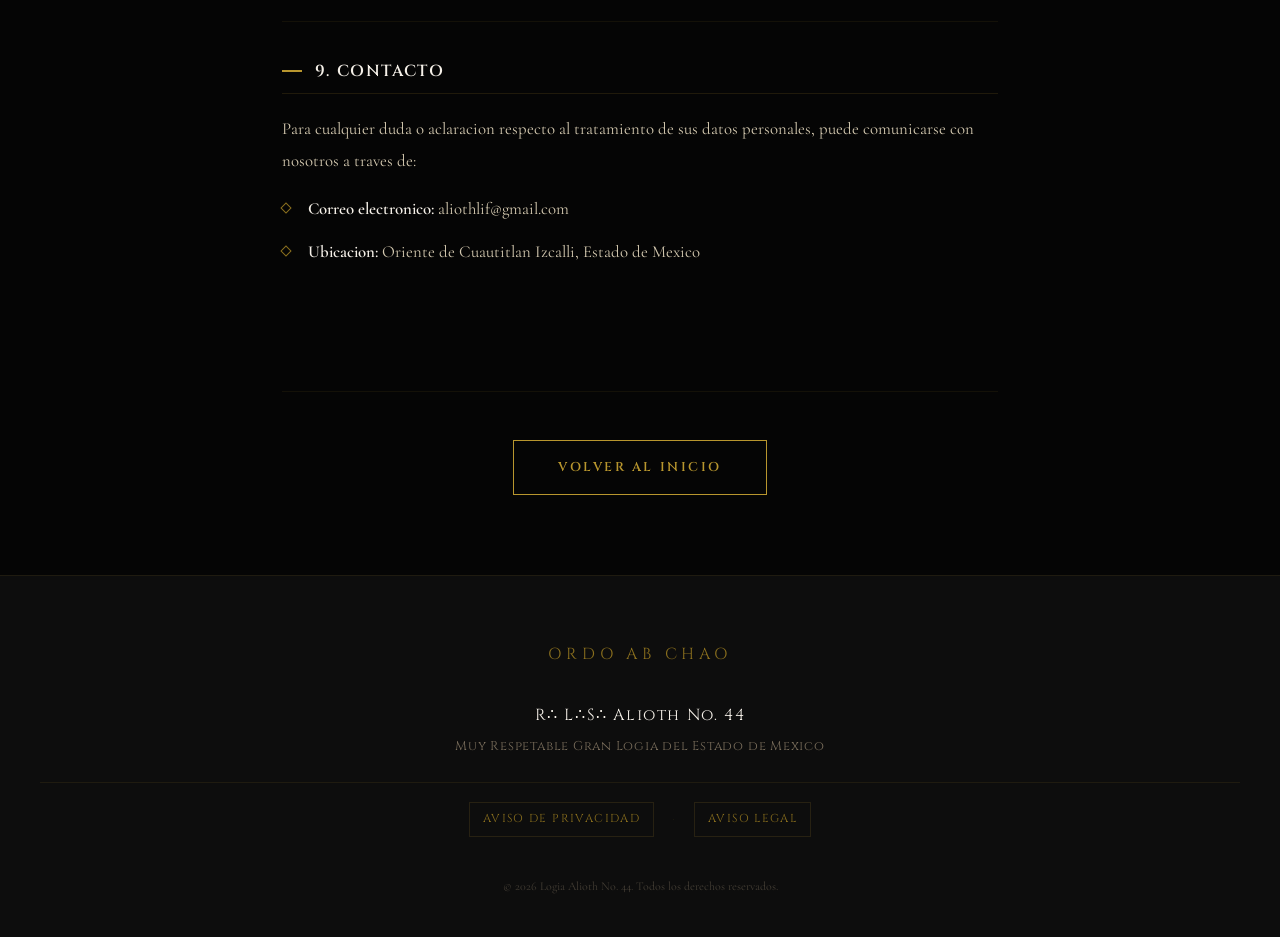
<file: privacidad.html>
<!DOCTYPE html>
<html lang="es">

<head>
  <meta charset="UTF-8" />
  <meta name="viewport" content="width=device-width, initial-scale=1.0" />
  <title>Aviso de Privacidad | R∴L∴S∴ Alioth No. 44</title>
  <meta name="description" content="Aviso de Privacidad de la Respetable Logia Simbolica Alioth No. 44. Conoce como protegemos tus datos personales." />
  <meta name="robots" content="noindex, follow" />
  <link rel="icon" type="image/png" href="img/logo_alioth.png" />
  <link rel="preconnect" href="https://fonts.googleapis.com" />
  <link rel="preconnect" href="https://fonts.gstatic.com" crossorigin />
  <link href="https://fonts.googleapis.com/css2?family=Cinzel:wght@400;500;600;700;900&family=Cormorant+Garamond:ital,wght@0,400;0,500;0,600;0,700;1,400;1,500&display=swap" rel="stylesheet" />
  <link rel="stylesheet" href="css/style.css" />
</head>

<body>

  <!-- Navbar simplificado -->
  <header class="navbar scrolled" id="navbar">
    <div class="nav-container">
      <a href="index.html" class="nav-logo">
        <img src="img/logo_alioth.png" alt="Logo Logia Alioth No. 44" class="nav-logo-img" width="60" height="60">
      </a>
      <nav class="nav-links" id="nav-links" aria-label="Navegacion">
        <a href="index.html" class="nav-link">Inicio</a>
        <a href="index.html#historia" class="nav-link">Historia</a>
        <a href="index.html#alioth" class="nav-link">Alioth</a>
        <a href="index.html#galeria" class="nav-link">Galeria</a>
        <a href="index.html#contacto" class="nav-link">Contacto</a>
      </nav>
      <div class="nav-logo-right">
        <img src="img/mrgledm.avif" alt="Muy Respetable Gran Logia del Estado de Mexico" class="nav-logo-img" width="60" height="60">
      </div>
      <button class="nav-hamburger" id="hamburger" aria-label="Abrir menu" aria-expanded="false">
        <span></span><span></span><span></span>
      </button>
    </div>
  </header>

  <!-- Contenido -->
  <main class="legal-page">
    <div class="legal-container">

      <div class="legal-header">
        <div class="section-ornament" aria-hidden="true">
          <span class="ornament-line"></span>
          <img src="img/mason_dorado_brillante.svg" alt="" class="ornament-icon">
          <span class="ornament-line"></span>
        </div>
        <h1 class="legal-title">Aviso de Privacidad</h1>
        <p class="legal-date">Ultima actualizacion: 18 de marzo de 2026</p>
      </div>

      <article class="legal-content">

        <section class="legal-section">
          <h2>1. Responsable del Tratamiento de Datos</h2>
          <p>
            La <strong>Respetable Logia Simbolica "Alioth" No. 44</strong>, jurisdiccionada a la Muy Respetable
            Gran Logia del Estado de Mexico del Rito Escoces Antiguo y Aceptado, con domicilio en el Oriente de
            Cuautitlan Izcalli, Estado de Mexico (en adelante "la Logia"), es responsable del tratamiento de los
            datos personales que nos proporcione, conforme a lo dispuesto por la Ley Federal de Proteccion de
            Datos Personales en Posesion de los Particulares (LFPDPPP) y su Reglamento.
          </p>
        </section>

        <section class="legal-section">
          <h2>2. Datos Personales que Recabamos</h2>
          <p>A traves de nuestro formulario de contacto en este sitio web, recabamos los siguientes datos personales:</p>
          <ul>
            <li><strong>Nombre completo</strong></li>
            <li><strong>Correo electronico</strong></li>
            <li><strong>Numero de telefono</strong> (opcional)</li>
            <li><strong>Mensaje</strong> (contenido libre proporcionado por el usuario)</li>
          </ul>
          <p>
            No recabamos datos personales sensibles a traves de este sitio web. Tampoco solicitamos datos financieros,
            patrimoniales ni biometricos.
          </p>
        </section>

        <section class="legal-section">
          <h2>3. Finalidades del Tratamiento</h2>
          <p>Los datos personales que recabamos seran utilizados para las siguientes finalidades:</p>
          <h3>Finalidades primarias (necesarias):</h3>
          <ul>
            <li>Atender y responder consultas, solicitudes de informacion o mensajes enviados a traves del formulario de contacto.</li>
            <li>Establecer comunicacion con personas interesadas en conocer mas sobre la Logia.</li>
          </ul>
          <h3>Finalidades secundarias (opcionales):</h3>
          <ul>
            <li>Enviar informacion sobre actividades, eventos o comunicados generales de la Logia.</li>
            <li>Realizar estadisticas internas sobre el tipo de consultas recibidas.</li>
          </ul>
          <p>
            Si usted no desea que sus datos sean tratados para finalidades secundarias, puede manifestarlo
            enviando un correo a <strong>aliothlif@gmail.com</strong> con el asunto "Finalidades secundarias".
          </p>
        </section>

        <section class="legal-section">
          <h2>4. Transferencia de Datos</h2>
          <p>
            Los datos proporcionados a traves del formulario de contacto son procesados mediante la plataforma
            Google Forms, propiedad de Google LLC. Al enviar el formulario, sus datos son almacenados en los
            servidores de Google conforme a su propia
            <a href="https://policies.google.com/privacy" target="_blank" rel="noopener noreferrer">politica de privacidad</a>.
          </p>
          <p>
            No realizamos transferencias de datos personales a terceros nacionales o internacionales mas alla
            de lo descrito anteriormente, salvo en los casos previstos por la Ley.
          </p>
        </section>

        <section class="legal-section">
          <h2>5. Derechos ARCO</h2>
          <p>
            Usted tiene derecho a Acceder, Rectificar, Cancelar u Oponerse al tratamiento de sus datos personales
            (derechos ARCO). Para ejercer cualquiera de estos derechos, puede enviar una solicitud al correo
            electronico <strong>aliothlif@gmail.com</strong>, indicando:
          </p>
          <ul>
            <li>Nombre completo del titular de los datos.</li>
            <li>Descripcion clara de los datos respecto de los que busca ejercer sus derechos.</li>
            <li>El derecho que desea ejercer (Acceso, Rectificacion, Cancelacion u Oposicion).</li>
            <li>Cualquier documento o informacion que facilite la localizacion de sus datos.</li>
          </ul>
          <p>
            Daremos respuesta a su solicitud en un plazo maximo de 20 dias habiles contados a partir de la
            fecha de recepcion.
          </p>
        </section>

        <section class="legal-section">
          <h2>6. Uso de Cookies y Tecnologias de Rastreo</h2>
          <p>
            Este sitio web <strong>no utiliza cookies propias</strong> ni tecnologias de rastreo para recopilar
            informacion personal. Sin embargo, al utilizar servicios de terceros como Google Fonts y Google Forms,
            estos proveedores pueden establecer sus propias cookies conforme a sus respectivas politicas de privacidad.
          </p>
        </section>

        <section class="legal-section">
          <h2>7. Medidas de Seguridad</h2>
          <p>
            Implementamos medidas de seguridad administrativas, tecnicas y fisicas razonables para proteger
            sus datos personales contra dano, perdida, alteracion, destruccion o uso, acceso o tratamiento
            no autorizado. El sitio web se sirve a traves de protocolo HTTPS para garantizar la transmision
            segura de la informacion.
          </p>
        </section>

        <section class="legal-section">
          <h2>8. Modificaciones al Aviso de Privacidad</h2>
          <p>
            Nos reservamos el derecho de modificar el presente Aviso de Privacidad en cualquier momento.
            Las modificaciones estaran disponibles en esta misma pagina web. Le recomendamos revisar
            periodicamente este aviso para estar informado sobre como protegemos sus datos.
          </p>
        </section>

        <section class="legal-section">
          <h2>9. Contacto</h2>
          <p>
            Para cualquier duda o aclaracion respecto al tratamiento de sus datos personales, puede
            comunicarse con nosotros a traves de:
          </p>
          <ul>
            <li><strong>Correo electronico:</strong> aliothlif@gmail.com</li>
            <li><strong>Ubicacion:</strong> Oriente de Cuautitlan Izcalli, Estado de Mexico</li>
          </ul>
        </section>

      </article>

      <div class="legal-back">
        <a href="index.html" class="btn-cta" style="opacity:1; animation:none;">
          <span class="btn-cta-text">Volver al Inicio</span>
          <span class="btn-cta-border btn-cta-border--top" style="width:100%; animation:none;"></span>
          <span class="btn-cta-border btn-cta-border--right" style="height:100%; animation:none;"></span>
          <span class="btn-cta-border btn-cta-border--bottom" style="width:100%; animation:none;"></span>
          <span class="btn-cta-border btn-cta-border--left" style="height:100%; animation:none;"></span>
        </a>
      </div>

    </div>
  </main>

  <!-- Footer simplificado -->
  <footer class="footer">
    <div class="footer-container">
      <p class="footer-motto">Ordo Ab Chao</p>
      <div class="footer-info">
        <p class="footer-name">R∴ L∴S∴ Alioth No. 44</p>
        <p class="footer-org">Muy Respetable Gran Logia del Estado de Mexico</p>
      </div>
      <nav class="footer-legal" aria-label="Enlaces legales">
        <a href="privacidad.html" class="footer-legal-link">Aviso de Privacidad</a>
        <span class="footer-legal-sep" aria-hidden="true">&middot;</span>
        <a href="legal.html" class="footer-legal-link">Aviso Legal</a>
      </nav>
      <p class="footer-rights">
        &copy; <span id="current-year"></span> Logia Alioth No. 44. Todos los derechos reservados.
      </p>
    </div>
  </footer>

  <script>
    // Ano actual
    var y = document.getElementById('current-year');
    if (y) y.textContent = new Date().getFullYear();
    // Hamburguesa
    var h = document.getElementById('hamburger');
    var n = document.getElementById('nav-links');
    if (h) h.addEventListener('click', function () {
      var open = n.classList.toggle('open');
      h.classList.toggle('active');
      h.setAttribute('aria-expanded', open);
      document.body.style.overflow = open ? 'hidden' : '';
    });
    n.querySelectorAll('.nav-link').forEach(function (l) {
      l.addEventListener('click', function () {
        n.classList.remove('open'); h.classList.remove('active');
        h.setAttribute('aria-expanded', 'false'); document.body.style.overflow = '';
      });
    });
  </script>
</body>

</html>
</file>
<file: css/style.css>
/* =====================================================
   LOGIA ALIOTH NO. 44 — Rediseno Art Deco Masonico
   Paleta: negro (#050505), rojo oscuro (#6b0000),
           dorado envejecido (#b8962e), marfil (#f5f0e8)
   Tipografia: Cinzel, Cormorant Garamond
   ===================================================== */

/* ── Variables CSS ─────────────────────────────────── */
:root {
  --black: #050505;
  --black-mid: #0d0d0d;
  --black-soft: #141414;
  --dark-red: #6b0000;
  --dark-red-glow: #8b0000;
  --gold: #b8962e;
  --gold-light: #d4b44a;
  --gold-dark: #8a6f1e;
  --ivory: #f5f0e8;
  --text-main: #d4c9b0;
  --text-muted: #7a6e5c;

  --font-display: "Cinzel", "Georgia", serif;
  --font-title: "Cinzel", "Georgia", serif;
  --font-body: "Cormorant Garamond", "Georgia", "Times New Roman", serif;

  --transition: 0.35s ease;
  --nav-height: 80px;
  --max-width: 1200px;
}

/* ── Reset & Base ──────────────────────────────────── */
*,
*::before,
*::after {
  box-sizing: border-box;
  margin: 0;
  padding: 0;
}

html {
  scroll-behavior: smooth;
  font-size: 16px;
}

body {
  font-family: var(--font-body);
  background-color: var(--black);
  color: var(--text-main);
  line-height: 1.8;
  overflow-x: hidden;
}

img {
  max-width: 100%;
  height: auto;
  display: block;
}

a {
  color: var(--gold);
  text-decoration: none;
  transition: color var(--transition);
}

a:hover {
  color: var(--gold-light);
}

/* Titulos — Cinzel Decorative en mayusculas con espaciado amplio */
h1, h2 {
  font-family: var(--font-display);
  text-transform: uppercase;
  letter-spacing: 0.12em;
  font-weight: 700;
  line-height: 1.15;
}

h3, h4 {
  font-family: var(--font-title);
  letter-spacing: 0.06em;
  line-height: 1.3;
}

/* ── Utilidades ────────────────────────────────────── */
.section-container {
  max-width: var(--max-width);
  margin: 0 auto;
  padding: 0 2rem;
}

.section {
  padding: 7rem 0;
  position: relative;
}

/* ── NAVBAR ────────────────────────────────────────── */
.navbar {
  position: fixed;
  top: 0;
  left: 0;
  right: 0;
  z-index: 1000;
  height: var(--nav-height);
  background: rgba(5, 5, 5, 0.8);
  backdrop-filter: blur(14px);
  -webkit-backdrop-filter: blur(14px);
  border-bottom: 1px solid rgba(184, 150, 46, 0.1);
  transition: background var(--transition), box-shadow var(--transition);
}

.navbar.scrolled {
  background: rgba(5, 5, 5, 0.96);
  box-shadow: 0 2px 30px rgba(0, 0, 0, 0.6);
  border-bottom-color: rgba(184, 150, 46, 0.2);
}

.nav-container {
  max-width: var(--max-width);
  margin: 0 auto;
  padding: 0 2rem;
  height: 100%;
  display: flex;
  align-items: center;
  justify-content: space-between;
  gap: 1rem;
}

.nav-logo {
  display: flex;
  align-items: center;
}

.nav-logo-right {
  display: flex;
  align-items: center;
}

.nav-logo-img {
  width: 55px;
  height: 55px;
  object-fit: contain;
}

.nav-links {
  display: flex;
  align-items: center;
  gap: 0.25rem;
}

/* Links de navegacion — subrayado dorado desde la izquierda */
.nav-link {
  font-family: var(--font-title);
  font-size: 0.75rem;
  font-weight: 600;
  letter-spacing: 0.15em;
  text-transform: uppercase;
  color: var(--text-main);
  padding: 0.5rem 1rem;
  position: relative;
  transition: color var(--transition);
}

.nav-link::after {
  content: "";
  position: absolute;
  bottom: 0;
  left: 0;
  width: 100%;
  height: 1px;
  background: var(--gold);
  transform: scaleX(0);
  transform-origin: left;
  transition: transform 0.4s ease;
}

.nav-link:hover,
.nav-link.active {
  color: var(--gold);
}

.nav-link:hover::after,
.nav-link.active::after {
  transform: scaleX(1);
}

/* Boton hamburguesa */
.nav-hamburger {
  display: none;
  flex-direction: column;
  justify-content: center;
  gap: 5px;
  background: none;
  border: none;
  cursor: pointer;
  padding: 0.5rem;
  z-index: 1100;
}

.nav-hamburger span {
  display: block;
  width: 24px;
  height: 2px;
  background: var(--gold);
  transition: all var(--transition);
}

.nav-hamburger.active span:nth-child(1) {
  transform: translateY(7px) rotate(45deg);
}

.nav-hamburger.active span:nth-child(2) {
  opacity: 0;
  transform: scaleX(0);
}

.nav-hamburger.active span:nth-child(3) {
  transform: translateY(-7px) rotate(-45deg);
}

/* ── HERO — Pantalla completa con 3 capas parallax ── */
.hero {
  position: relative;
  min-height: 100vh;
  display: flex;
  align-items: center;
  justify-content: center;
  overflow: hidden;
}

/* Capa 1: Fondo con textura de piedra/marmol negro CSS */
.hero-layer--bg {
  position: absolute;
  inset: 0;
  /* Textura de marmol negro generada en CSS */
  background:
    radial-gradient(ellipse at 50% 50%, rgba(184, 150, 46, 0.06) 0%, transparent 60%),
    radial-gradient(ellipse at 20% 80%, rgba(107, 0, 0, 0.08) 0%, transparent 50%),
    radial-gradient(ellipse at 80% 20%, rgba(107, 0, 0, 0.06) 0%, transparent 50%);
  background-color: var(--black);
  z-index: 0;
}

/* Textura sutil de vetas de marmol */
.hero-layer--bg::before {
  content: "";
  position: absolute;
  inset: 0;
  background-image:
    repeating-linear-gradient(
      45deg,
      transparent,
      transparent 80px,
      rgba(255, 255, 255, 0.008) 80px,
      rgba(255, 255, 255, 0.008) 81px
    ),
    repeating-linear-gradient(
      -30deg,
      transparent,
      transparent 120px,
      rgba(255, 255, 255, 0.005) 120px,
      rgba(255, 255, 255, 0.005) 121px
    ),
    repeating-linear-gradient(
      70deg,
      transparent,
      transparent 200px,
      rgba(184, 150, 46, 0.01) 200px,
      rgba(184, 150, 46, 0.01) 201px
    );
}

/* Gradiente radial dorado tenue emanando luz del centro */
.hero-layer--bg::after {
  content: "";
  position: absolute;
  inset: 0;
  background: radial-gradient(
    circle at 50% 45%,
    rgba(184, 150, 46, 0.08) 0%,
    rgba(184, 150, 46, 0.03) 25%,
    transparent 55%
  );
}

/* Capa 2: Escuadra y Compas SVG central */
.hero-layer--symbol {
  position: absolute;
  inset: 0;
  display: flex;
  align-items: center;
  justify-content: center;
  z-index: 1;
  pointer-events: none;
}

.hero-mason-icon {
  width: min(50vw, 380px);
  height: auto;
  opacity: 0.15;
  filter: sepia(1) saturate(2) hue-rotate(10deg) brightness(0.8);
  animation: fadeInMason 2.5s ease forwards;
}

@keyframes fadeInMason {
  from {
    opacity: 0;
    transform: scale(0.9);
  }
  to {
    opacity: 0.15;
    transform: scale(1);
  }
}

/* Columnas jonicas del hero */
.hero-column {
  position: absolute;
  top: 0;
  bottom: 0;
  width: 60px;
  z-index: 2;
  pointer-events: none;
}

.hero-column--left {
  left: 2vw;
}

.hero-column--right {
  right: 2vw;
}

.column-ionic-svg {
  width: 100%;
  height: 100%;
}

/* Capa 3: Contenido del hero */
.hero-layer--content {
  position: relative;
  z-index: 3;
  text-align: center;
  padding: calc(var(--nav-height) + 2rem) 2rem 4rem;
}

.hero-content {
  max-width: 800px;
  margin: 0 auto;
}

.hero-super {
  font-family: var(--font-title);
  font-size: clamp(0.65rem, 1.8vw, 0.8rem);
  letter-spacing: 0.3em;
  text-transform: uppercase;
  color: var(--gold-dark);
  margin-bottom: 1.5rem;
  opacity: 0;
  animation: fadeInUp 1s ease forwards 2.8s;
}

/* El titulo se anima letra por letra via JS */
.hero-title {
  font-family: var(--font-display);
  font-size: clamp(2.8rem, 8vw, 6.5rem);
  font-weight: 900;
  color: var(--ivory);
  text-transform: uppercase;
  letter-spacing: 0.15em;
  text-shadow:
    0 0 80px rgba(184, 150, 46, 0.12),
    0 2px 4px rgba(0, 0, 0, 0.8);
  line-height: 1;
  margin-bottom: 0;
  min-height: 1.2em;
}

.hero-title-line {
  display: block;
}

.hero-title .letter {
  display: inline-block;
  opacity: 0;
  animation: letterFadeIn 0.6s ease forwards;
}

@keyframes letterFadeIn {
  from {
    opacity: 0;
    transform: translateY(15px);
  }
  to {
    opacity: 1;
    transform: translateY(0);
  }
}

.hero-number {
  font-family: var(--font-display);
  font-size: clamp(1.6rem, 4.5vw, 3rem);
  font-weight: 700;
  color: var(--gold);
  letter-spacing: 0.5em;
  text-transform: uppercase;
  margin-bottom: 1.5rem;
  text-shadow: 0 0 40px rgba(184, 150, 46, 0.3);
  opacity: 0;
  animation: fadeInUp 1s ease forwards 2.6s;
}

.hero-subtitle {
  font-family: var(--font-title);
  font-size: clamp(0.75rem, 2vw, 0.95rem);
  letter-spacing: 0.35em;
  text-transform: uppercase;
  color: var(--text-muted);
  margin-bottom: 2.5rem;
  opacity: 0;
  animation: fadeInUp 1s ease forwards 3s;
}

/* Separador dorado que se expande desde el centro */
.hero-divider {
  display: flex;
  justify-content: center;
  margin-bottom: 2.5rem;
}

.hero-divider-line {
  display: block;
  width: 160px;
  height: 1px;
  background: linear-gradient(90deg, transparent, var(--gold), transparent);
  transform: scaleX(0);
  animation: expandLine 1.2s ease forwards 3.2s;
}

@keyframes expandLine {
  to {
    transform: scaleX(1);
  }
}

/* Boton CTA con borde dorado animado */
.btn-cta {
  display: inline-block;
  position: relative;
  padding: 1rem 2.8rem;
  font-family: var(--font-title);
  font-size: 0.8rem;
  font-weight: 600;
  letter-spacing: 0.2em;
  text-transform: uppercase;
  color: var(--gold);
  background: transparent;
  cursor: pointer;
  opacity: 0;
  animation: fadeInUp 1s ease forwards 3.4s;
  transition: color var(--transition), background var(--transition);
}

.btn-cta:hover {
  color: var(--black);
  background: var(--gold);
}

.btn-cta-text {
  position: relative;
  z-index: 1;
}

/* Bordes animados del CTA */
.btn-cta-border {
  position: absolute;
  background: var(--gold);
  transition: none;
}

.btn-cta-border--top,
.btn-cta-border--bottom {
  left: 0;
  height: 1px;
  width: 0;
  animation: borderH 0.6s ease forwards 3.6s;
}

.btn-cta-border--top { top: 0; }
.btn-cta-border--bottom { bottom: 0; right: 0; left: auto; }

.btn-cta-border--left,
.btn-cta-border--right {
  top: 0;
  width: 1px;
  height: 0;
  animation: borderV 0.6s ease forwards 4s;
}

.btn-cta-border--left { left: 0; }
.btn-cta-border--right { right: 0; bottom: 0; top: auto; }

@keyframes borderH {
  to { width: 100%; }
}

@keyframes borderV {
  to { height: 100%; }
}

/* Scroll indicator */
.scroll-indicator {
  position: absolute;
  bottom: 2rem;
  left: 50%;
  transform: translateX(-50%);
  z-index: 3;
}

.scroll-indicator span {
  display: block;
  width: 1px;
  height: 60px;
  background: linear-gradient(to bottom, var(--gold), transparent);
  animation: scrollLine 2s ease-in-out infinite;
}

@keyframes scrollLine {
  0% { transform: scaleY(0); transform-origin: top; }
  50% { transform: scaleY(1); transform-origin: top; }
  51% { transform: scaleY(1); transform-origin: bottom; }
  100% { transform: scaleY(0); transform-origin: bottom; }
}

/* ── SEPARADORES DE SECCION ──────────────────────── */
.section-separator {
  position: relative;
  height: 70px;
  display: flex;
  align-items: center;
  justify-content: center;
  overflow: hidden;
}

/* Piso ajedrezado en perspectiva isometrica CSS */
.chess-isometric {
  position: absolute;
  inset: 0;
  background-image:
    linear-gradient(45deg, rgba(255, 255, 255, 0.04) 25%, transparent 25%),
    linear-gradient(-45deg, rgba(255, 255, 255, 0.04) 25%, transparent 25%),
    linear-gradient(45deg, transparent 75%, rgba(255, 255, 255, 0.04) 75%),
    linear-gradient(-45deg, transparent 75%, rgba(255, 255, 255, 0.04) 75%);
  background-size: 30px 30px;
  background-position: 0 0, 0 15px, 15px -15px, -15px 0;
  transform: perspective(400px) rotateX(45deg);
  transform-origin: center center;
}

/* Lineas doradas y triangulo central */
.separator-triangle {
  position: relative;
  z-index: 1;
}

.separator-icon {
  width: 32px;
  height: 32px;
  display: block;
  opacity: 0.5;
}

.separator-line {
  position: absolute;
  top: 50%;
  height: 1px;
  width: calc(50% - 30px);
  background: linear-gradient(90deg, transparent, var(--gold));
  z-index: 1;
}

.separator-line--left {
  left: 0;
  background: linear-gradient(90deg, transparent, var(--gold));
}

.separator-line--right {
  right: 0;
  background: linear-gradient(-90deg, transparent, var(--gold));
}

/* ── Encabezados de seccion ──────────────────────── */
.section-header {
  text-align: center;
  margin-bottom: 4rem;
}

.section-title {
  font-size: clamp(1.6rem, 4vw, 2.6rem);
  color: var(--gold);
  margin-bottom: 0.75rem;
  text-shadow: 0 0 40px rgba(184, 150, 46, 0.15);
}

.section-subtitle {
  font-family: var(--font-title);
  color: var(--text-muted);
  font-size: 0.85rem;
  letter-spacing: 0.15em;
  text-transform: uppercase;
}

/* Ornamento de seccion: linea + triangulo + linea */
.section-ornament {
  display: flex;
  align-items: center;
  justify-content: center;
  gap: 1rem;
  margin-bottom: 1rem;
}

.ornament-line {
  display: block;
  width: 70px;
  height: 1px;
  background: linear-gradient(90deg, transparent, var(--gold), transparent);
}

.ornament-icon {
  width: 26px;
  height: 26px;
  flex-shrink: 0;
  opacity: 0.6;
}

/* ── SECCION HISTORIA ────────────────────────────── */
.section--history {
  background: var(--black-mid);
}

.history-grid {
  display: grid;
  grid-template-columns: 1fr 1fr;
  gap: 4rem;
  margin-bottom: 4rem;
  align-items: start;
}

.history-subtitle {
  font-family: var(--font-display);
  font-size: 1.1rem;
  color: var(--gold);
  margin-bottom: 1.2rem;
  letter-spacing: 0.1em;
  text-transform: uppercase;
}

.history-text p {
  color: var(--text-main);
  font-size: 1.05rem;
  line-height: 1.9;
}

.history-decoration {
  display: flex;
  flex-direction: column;
  align-items: center;
  gap: 2rem;
}

.history-columns-svg {
  width: 100%;
  max-width: 300px;
  height: auto;
  opacity: 0.6;
}

.history-mission p {
  color: var(--text-main);
  font-size: 1.05rem;
  line-height: 1.9;
}

/* Banner con cita */
.history-quote-banner {
  border: 1px solid rgba(184, 150, 46, 0.15);
  padding: 3rem 4rem;
  position: relative;
  background: linear-gradient(135deg, rgba(107, 0, 0, 0.06), transparent);
}

/* Bordes geometricos Art Deco */
.history-quote-banner::before,
.history-quote-banner::after {
  content: "";
  position: absolute;
  width: 30px;
  height: 30px;
  border-color: var(--gold);
  border-style: solid;
}

.history-quote-banner::before {
  top: -1px;
  left: -1px;
  border-width: 2px 0 0 2px;
}

.history-quote-banner::after {
  bottom: -1px;
  right: -1px;
  border-width: 0 2px 2px 0;
}

.history-quote {
  font-family: var(--font-body);
  font-size: clamp(1.05rem, 2.5vw, 1.3rem);
  font-style: italic;
  color: var(--gold-light);
  text-align: center;
  line-height: 1.8;
  letter-spacing: 0.02em;
}

.history-quote::before {
  content: "\201C";
  font-size: 2em;
  color: var(--gold-dark);
  margin-right: 0.2em;
}

.history-quote::after {
  content: "\201D";
  font-size: 2em;
  color: var(--gold-dark);
  margin-left: 0.2em;
}

/* ── SECCION ALIOTH ──────────────────────────────── */
.section--alioth {
  background: var(--black);
}

.alioth-content {
  display: grid;
  grid-template-columns: repeat(3, 1fr);
  gap: 3rem;
  margin-bottom: 4rem;
}

.alioth-text {
  padding: 2rem;
  border: 1px solid rgba(184, 150, 46, 0.08);
  background: var(--black-soft);
  position: relative;
  transition: border-color var(--transition), box-shadow var(--transition);
}

.alioth-text:hover {
  border-color: rgba(184, 150, 46, 0.25);
  box-shadow: 0 0 25px rgba(184, 150, 46, 0.06);
}

.alioth-subtitle {
  font-family: var(--font-display);
  font-size: 1rem;
  color: var(--gold);
  margin-bottom: 1rem;
  letter-spacing: 0.1em;
  text-transform: uppercase;
}

.alioth-text p {
  color: var(--text-main);
  font-size: 1.05rem;
  line-height: 1.9;
}

.alioth-text em {
  color: var(--gold-light);
  font-style: italic;
}

/* ── GALERIA ─────────────────────────────────────── */
.section--gallery {
  background: var(--black-mid);
}

/* Grid masonry responsivo */
.gallery-grid {
  display: grid;
  grid-template-columns: repeat(4, 1fr);
  grid-auto-rows: 180px;
  gap: 0.6rem;
}

.gallery-item {
  display: block;
  position: relative;
  overflow: hidden;
  border: 1px solid rgba(184, 150, 46, 0.08);
  cursor: pointer;
  transition: border-color var(--transition);
}

.gallery-item:hover {
  border-color: rgba(184, 150, 46, 0.35);
}

.gallery-item--tall {
  grid-row: span 2;
}

.gallery-item--wide {
  grid-column: span 2;
}

/* Overlay oscuro con simbolo masonico al hover */
.gallery-overlay {
  position: absolute;
  inset: 0;
  background: rgba(5, 5, 5, 0.75);
  display: flex;
  align-items: center;
  justify-content: center;
  opacity: 0;
  transition: opacity var(--transition);
}

.gallery-item:hover .gallery-overlay {
  opacity: 1;
}

.gallery-img {
  width: 100%;
  height: 100%;
  object-fit: cover;
  display: block;
}

.gallery-overlay-icon {
  width: 50px;
  height: 50px;
  opacity: 0.8;
}

/* ── LIGHTBOX ────────────────────────────────────── */
.lightbox {
  position: fixed;
  inset: 0;
  z-index: 9000;
  display: flex;
  align-items: center;
  justify-content: center;
  visibility: hidden;
  opacity: 0;
  transition: opacity 0.3s ease, visibility 0.3s ease;
}

.lightbox.active {
  visibility: visible;
  opacity: 1;
}

.lightbox-overlay {
  position: absolute;
  inset: 0;
  background: rgba(0, 0, 0, 0.94);
  cursor: pointer;
}

.lightbox-container {
  position: relative;
  z-index: 1;
  width: 90vw;
  max-width: 900px;
  display: flex;
  align-items: center;
  gap: 1rem;
}

.lightbox-content {
  flex: 1;
  min-height: 300px;
  display: flex;
  align-items: center;
  justify-content: center;
}

.lightbox-image {
  max-width: 100%;
  max-height: 80vh;
  object-fit: contain;
  display: block;
  border: 1px solid rgba(184, 150, 46, 0.15);
}

.lightbox-close {
  position: absolute;
  top: -2.5rem;
  right: 0;
  background: none;
  border: none;
  color: var(--gold);
  font-size: 2rem;
  cursor: pointer;
  transition: color var(--transition), transform var(--transition);
}

.lightbox-close:hover {
  color: var(--gold-light);
  transform: rotate(90deg);
}

.lightbox-prev,
.lightbox-next {
  background: rgba(184, 150, 46, 0.08);
  border: 1px solid rgba(184, 150, 46, 0.25);
  color: var(--gold);
  font-size: 2rem;
  width: 48px;
  height: 48px;
  display: flex;
  align-items: center;
  justify-content: center;
  cursor: pointer;
  transition: all var(--transition);
  flex-shrink: 0;
}

.lightbox-prev:hover,
.lightbox-next:hover {
  background: rgba(184, 150, 46, 0.2);
  border-color: var(--gold);
}

.lightbox-counter {
  position: absolute;
  bottom: -2rem;
  left: 50%;
  transform: translateX(-50%);
  font-family: var(--font-title);
  font-size: 0.75rem;
  color: var(--text-muted);
  letter-spacing: 0.15em;
}

/* ── CONTACTO ────────────────────────────────────── */
.section--contact {
  background: var(--black);
}

.contact-grid {
  display: grid;
  grid-template-columns: 1fr 1.4fr;
  gap: 4rem;
  align-items: start;
}

.contact-info-title {
  font-family: var(--font-display);
  font-size: 1.1rem;
  color: var(--gold);
  margin-bottom: 2rem;
  letter-spacing: 0.1em;
  text-transform: uppercase;
}

.contact-detail {
  display: flex;
  align-items: flex-start;
  gap: 1rem;
  margin-bottom: 1.8rem;
}

.contact-icon {
  width: 28px;
  height: 28px;
  flex-shrink: 0;
  margin-top: 2px;
}

.contact-icon svg {
  width: 100%;
  height: 100%;
}

.contact-detail strong {
  display: block;
  color: var(--ivory);
  font-family: var(--font-title);
  font-size: 0.8rem;
  letter-spacing: 0.08em;
  text-transform: uppercase;
  margin-bottom: 0.3rem;
}

.contact-detail p {
  color: var(--text-muted);
  font-size: 1rem;
}

/* Formulario */
.form-group {
  margin-bottom: 1.4rem;
}

.form-label {
  display: block;
  font-family: var(--font-title);
  font-size: 0.7rem;
  letter-spacing: 0.12em;
  text-transform: uppercase;
  color: var(--gold-dark);
  margin-bottom: 0.5rem;
}

.form-input {
  width: 100%;
  padding: 0.85rem 1rem;
  background: var(--black-soft);
  border: 1px solid rgba(184, 150, 46, 0.1);
  color: var(--text-main);
  font-family: var(--font-body);
  font-size: 1rem;
  transition: border-color var(--transition), box-shadow var(--transition);
  outline: none;
}

.form-input:focus {
  border-color: var(--gold);
  box-shadow: 0 0 0 3px rgba(184, 150, 46, 0.1);
}

.form-input::placeholder {
  color: rgba(122, 110, 92, 0.5);
}

.form-textarea {
  resize: vertical;
  min-height: 130px;
}

/* Boton de envio con animacion de fill dorado */
.btn-submit {
  display: block;
  width: 100%;
  padding: 1rem 2rem;
  font-family: var(--font-title);
  font-size: 0.8rem;
  font-weight: 600;
  letter-spacing: 0.2em;
  text-transform: uppercase;
  color: var(--gold);
  background: transparent;
  border: 1px solid var(--gold);
  cursor: pointer;
  position: relative;
  overflow: hidden;
  transition: color 0.4s ease;
}

.btn-submit-text {
  position: relative;
  z-index: 1;
}

.btn-submit-fill {
  position: absolute;
  inset: 0;
  background: var(--gold);
  transform: translateX(-101%);
  transition: transform 0.4s ease;
  z-index: 0;
}

.btn-submit:hover {
  color: var(--black);
}

.btn-submit:hover .btn-submit-fill {
  transform: translateX(0);
}

.btn-submit:disabled {
  opacity: 0.6;
  cursor: not-allowed;
}

.form-notice {
  font-size: 0.8rem;
  color: var(--text-muted);
  margin-top: 0.75rem;
  text-align: center;
}

/* Validacion inline */
.form-input--error {
  border-color: #a33 !important;
  box-shadow: 0 0 0 3px rgba(170, 51, 51, 0.15) !important;
}

.form-input--valid {
  border-color: rgba(184, 150, 46, 0.5);
}

.form-error {
  display: block;
  font-family: var(--font-body);
  font-size: 0.8rem;
  color: #d44;
  margin-top: 0.35rem;
  animation: fadeInError 0.3s ease;
}

@keyframes fadeInError {
  from { opacity: 0; transform: translateY(-4px); }
  to   { opacity: 1; transform: translateY(0); }
}

.form-success {
  display: none;
  margin-top: 1rem;
  padding: 1rem;
  background: rgba(184, 150, 46, 0.06);
  border: 1px solid rgba(184, 150, 46, 0.25);
  color: var(--gold);
  text-align: center;
  font-size: 0.95rem;
  animation: fadeInUp 0.5s ease;
}

.form-success.visible {
  display: block;
}

/* ── FOOTER ──────────────────────────────────────── */
.footer {
  position: relative;
  background: var(--black-mid);
  border-top: 1px solid rgba(184, 150, 46, 0.1);
  padding: 4rem 2rem 2.5rem;
}

.footer-container {
  max-width: var(--max-width);
  margin: 0 auto;
  text-align: center;
}

.footer-logos {
  display: flex;
  align-items: center;
  justify-content: center;
  gap: 2.5rem;
  margin-bottom: 2rem;
}

.footer-logo-img {
  width: 80px;
  height: 80px;
  object-fit: contain;
}

.footer-logos-divider {
  display: flex;
  align-items: center;
}

.footer-mini-sc-img {
  width: 34px;
  height: 34px;
  opacity: 0.6;
}

/* Pentagrama SVG */
.footer-pentagram {
  margin-bottom: 1.5rem;
}

.pentagram-svg {
  width: 40px;
  height: 40px;
  margin: 0 auto;
  display: block;
}

/* Frase "Ordo Ab Chao" en Cinzel */
.footer-motto {
  font-family: var(--font-title);
  font-size: clamp(0.85rem, 2vw, 1rem);
  color: var(--gold-dark);
  letter-spacing: 0.3em;
  text-transform: uppercase;
  margin-bottom: 2rem;
}

.footer-info {
  margin-bottom: 1.5rem;
}

.footer-name {
  font-family: var(--font-display);
  font-size: 1rem;
  color: var(--ivory);
  letter-spacing: 0.1em;
  margin-bottom: 0.3rem;
}

.footer-org {
  font-family: var(--font-title);
  font-size: 0.8rem;
  color: var(--text-muted);
  letter-spacing: 0.06em;
  margin-bottom: 0.3rem;
}

.footer-year {
  font-family: var(--font-title);
  font-size: 0.75rem;
  color: var(--gold-dark);
  letter-spacing: 0.12em;
}

.footer-legal {
  display: flex;
  align-items: center;
  justify-content: center;
  gap: 1.2rem;
  padding: 1.2rem 0;
  margin-top: 1.5rem;
  border-top: 1px solid rgba(184, 150, 46, 0.1);
}

.footer-legal-link {
  font-family: var(--font-title);
  font-size: 0.72rem;
  color: var(--gold-dark);
  letter-spacing: 0.12em;
  text-transform: uppercase;
  padding: 0.4rem 0.8rem;
  border: 1px solid rgba(184, 150, 46, 0.15);
  transition: color var(--transition), border-color var(--transition), background var(--transition);
}

.footer-legal-link:hover {
  color: var(--gold-light);
  border-color: var(--gold);
  background: rgba(184, 150, 46, 0.06);
}

.footer-legal-sep {
  color: rgba(184, 150, 46, 0.25);
  font-size: 0.5rem;
}

.footer-rights {
  font-size: 0.75rem;
  color: rgba(122, 110, 92, 0.5);
  padding-top: 1.2rem;
  margin-top: 0;
}

/* ── ANIMACIONES ─────────────────────────────────── */
@keyframes fadeInUp {
  from {
    opacity: 0;
    transform: translateY(25px);
  }
  to {
    opacity: 1;
    transform: translateY(0);
  }
}

/* Animacion de entrada con Intersection Observer */
.animate-on-scroll {
  opacity: 0;
  transform: translateY(30px);
  transition: opacity 0.8s ease, transform 0.8s ease;
}

.animate-on-scroll.visible {
  opacity: 1;
  transform: translateY(0);
}

/* Elementos decorativos con parallax sutil */
.parallax-decor {
  transition: transform 0.1s linear;
}

/* ── RESPONSIVE — TABLET (max 900px) ─────────────── */
@media (max-width: 900px) {
  .history-grid {
    grid-template-columns: 1fr;
    gap: 2.5rem;
  }

  .history-decoration {
    order: -1;
  }

  .hero-column {
    display: none;
  }

  .contact-grid {
    grid-template-columns: 1fr;
    gap: 3rem;
  }

  .alioth-content {
    grid-template-columns: 1fr;
    gap: 1.5rem;
  }

  .gallery-grid {
    grid-template-columns: repeat(2, 1fr);
    grid-auto-rows: 180px;
  }

  .gallery-item--wide {
    grid-column: span 2;
  }
}

/* ── RESPONSIVE — MOBILE (max 640px) ─────────────── */
@media (max-width: 640px) {
  :root {
    --nav-height: 64px;
  }

  .section {
    padding: 3.5rem 0;
  }

  .section-container {
    padding: 0 1.2rem;
  }

  /* Navbar movil — mas compacto y elegante */
  .nav-hamburger {
    display: flex;
  }

  .nav-logo-right {
    display: none;
  }

  .nav-links {
    position: fixed;
    top: 0;
    right: -100%;
    width: 80vw;
    max-width: 320px;
    height: 100dvh;
    background: rgba(5, 5, 5, 0.98);
    backdrop-filter: blur(24px);
    -webkit-backdrop-filter: blur(24px);
    flex-direction: column;
    align-items: stretch;
    gap: 0;
    padding: calc(var(--nav-height) + 2rem) 2rem 2rem;
    border-left: 1px solid rgba(184, 150, 46, 0.15);
    transition: right 0.4s cubic-bezier(0.22, 1, 0.36, 1);
    z-index: 1050;
    box-shadow: -10px 0 40px rgba(0, 0, 0, 0.5);
  }

  .nav-links.open {
    right: 0;
  }

  .nav-link {
    width: 100%;
    padding: 1.1rem 0.5rem;
    font-size: 0.85rem;
    letter-spacing: 0.2em;
    border-bottom: 1px solid rgba(184, 150, 46, 0.08);
    transition: color 0.3s ease, padding-left 0.3s ease, background 0.3s ease;
  }

  .nav-link:active {
    background: rgba(184, 150, 46, 0.06);
    padding-left: 1rem;
  }

  .nav-link::after {
    display: none;
  }

  .nav-logo-img {
    width: 42px;
    height: 42px;
  }

  /* Hero — mas compacto y centrado */
  .hero {
    min-height: 100svh;
  }

  .hero-layer--content {
    padding: calc(var(--nav-height) + 1rem) 1.5rem 3rem;
  }

  .hero-title {
    font-size: clamp(2rem, 10vw, 3.2rem);
    letter-spacing: 0.08em;
    margin-bottom: 0.2rem;
  }

  .hero-mason-icon {
    width: min(65vw, 260px);
  }

  .hero-super {
    font-size: 0.6rem;
    letter-spacing: 0.2em;
    margin-bottom: 1rem;
  }

  .hero-number {
    font-size: clamp(1.3rem, 4vw, 2rem);
    letter-spacing: 0.3em;
    margin-bottom: 1rem;
  }

  .hero-subtitle {
    font-size: 0.65rem;
    letter-spacing: 0.25em;
    margin-bottom: 1.5rem;
  }

  .hero-divider {
    margin-bottom: 1.5rem;
  }

  .hero-divider-line {
    width: 100px;
  }

  .btn-cta {
    padding: 0.85rem 2rem;
    font-size: 0.7rem;
  }

  .scroll-indicator {
    bottom: 1rem;
  }

  .scroll-indicator span {
    height: 40px;
  }

  /* Separadores mas compactos en movil */
  .section-separator {
    height: 50px;
  }

  .separator-icon {
    width: 24px;
    height: 24px;
  }

  /* Encabezados de seccion */
  .section-header {
    margin-bottom: 2.5rem;
  }

  .section-title {
    font-size: clamp(1.3rem, 6vw, 1.8rem);
  }

  .section-subtitle {
    font-size: 0.7rem;
  }

  .ornament-line {
    width: 40px;
  }

  .ornament-icon {
    width: 20px;
    height: 20px;
  }

  /* Historia — lectura comoda */
  .history-subtitle {
    font-size: 0.95rem;
  }

  .history-text p,
  .history-mission p {
    font-size: 0.95rem;
    line-height: 1.8;
  }

  .history-quote-banner {
    padding: 1.5rem 1.2rem;
  }

  .history-quote {
    font-size: 0.95rem;
  }

  /* Alioth — tarjetas con efecto de apilado */
  .alioth-content {
    grid-template-columns: 1fr;
    gap: 1rem;
  }

  .alioth-text {
    padding: 1.5rem 1.2rem;
    border-left: 3px solid rgba(184, 150, 46, 0.2);
    border-top: none;
    border-right: none;
    border-bottom: none;
    background: linear-gradient(90deg, rgba(184, 150, 46, 0.03), transparent);
  }

  .alioth-subtitle {
    font-size: 0.85rem;
    margin-bottom: 0.6rem;
  }

  .alioth-text p {
    font-size: 0.95rem;
    line-height: 1.75;
  }

  /* Galeria — grid mas grande y dinamico */
  .gallery-grid {
    grid-template-columns: repeat(2, 1fr);
    grid-auto-rows: 160px;
    gap: 0.4rem;
  }

  .gallery-item {
    border-radius: 4px;
    border: none;
  }

  .gallery-item--wide {
    grid-column: span 2;
    grid-auto-rows: 180px;
  }

  /* Overlay visible en movil con tap */
  .gallery-overlay {
    opacity: 0;
    background: rgba(5, 5, 5, 0.6);
  }

  .gallery-item:active .gallery-overlay {
    opacity: 1;
  }

  .gallery-overlay-icon {
    width: 36px;
    height: 36px;
  }

  /* Galeria — efecto de zoom sutil en las imagenes */
  .gallery-img {
    transition: transform 0.5s ease;
  }

  .gallery-item:active .gallery-img {
    transform: scale(1.05);
  }

  /* Lightbox — fullscreen en movil */
  .lightbox-container {
    width: 100vw;
    height: 100dvh;
    max-width: none;
    flex-direction: column;
    justify-content: center;
    padding: 1rem;
  }

  .lightbox-content {
    min-height: auto;
    max-height: 70vh;
  }

  .lightbox-image {
    max-height: 70vh;
    border: none;
  }

  .lightbox-prev,
  .lightbox-next {
    position: absolute;
    top: 50%;
    transform: translateY(-50%);
    width: 40px;
    height: 40px;
    font-size: 1.6rem;
    background: rgba(5, 5, 5, 0.7);
    border: 1px solid rgba(184, 150, 46, 0.3);
    border-radius: 50%;
    z-index: 2;
  }

  .lightbox-prev {
    left: 0.5rem;
  }

  .lightbox-next {
    right: 0.5rem;
  }

  .lightbox-close {
    position: fixed;
    top: 1rem;
    right: 1rem;
    font-size: 2.5rem;
    z-index: 3;
    width: 44px;
    height: 44px;
    display: flex;
    align-items: center;
    justify-content: center;
  }

  .lightbox-counter {
    position: fixed;
    bottom: 1.5rem;
    left: 50%;
    font-size: 0.8rem;
  }

  /* Contacto */
  .contact-info-title {
    font-size: 0.95rem;
    margin-bottom: 1.5rem;
  }

  .contact-detail {
    margin-bottom: 1.2rem;
  }

  .contact-detail strong {
    font-size: 0.75rem;
  }

  .contact-detail p {
    font-size: 0.9rem;
  }

  .form-input {
    padding: 0.75rem 0.85rem;
    font-size: 1rem;
    border-radius: 4px;
  }

  .btn-submit {
    padding: 0.9rem 1.5rem;
    font-size: 0.75rem;
    border-radius: 4px;
  }

  /* Footer — compacto */
  .footer {
    padding: 3rem 1.2rem 2rem;
  }

  .footer-logos {
    gap: 1.5rem;
  }

  .footer-logo-img {
    width: 55px;
    height: 55px;
  }

  .footer-mini-sc-img {
    width: 28px;
    height: 28px;
  }

  .footer-motto {
    font-size: 0.75rem;
    letter-spacing: 0.25em;
    margin-bottom: 1.5rem;
  }

  .footer-name {
    font-size: 0.85rem;
  }

  .footer-org {
    font-size: 0.7rem;
  }

  /* Animaciones mas sutiles en movil */
  .animate-on-scroll {
    transform: translateY(20px);
    transition: opacity 0.6s ease, transform 0.6s ease;
  }

  /* Staggered animations para tarjetas */
  .alioth-text:nth-child(1) { transition-delay: 0s; }
  .alioth-text:nth-child(2) { transition-delay: 0.1s; }
  .alioth-text:nth-child(3) { transition-delay: 0.2s; }

  .gallery-item:nth-child(1) { transition-delay: 0s; }
  .gallery-item:nth-child(2) { transition-delay: 0.05s; }
  .gallery-item:nth-child(3) { transition-delay: 0.1s; }
  .gallery-item:nth-child(4) { transition-delay: 0.15s; }
}

/* ── RESPONSIVE — XS (max 380px) ─────────────────── */
@media (max-width: 380px) {
  .hero-title {
    font-size: clamp(1.6rem, 9vw, 2.4rem);
  }

  .gallery-grid {
    grid-template-columns: 1fr 1fr;
    grid-auto-rows: 130px;
  }

  .gallery-item--wide {
    grid-column: span 2;
  }

  .gallery-item--tall {
    grid-row: span 2;
  }

  .footer-logos {
    flex-direction: column;
    gap: 1rem;
  }
}

/* ── PAGINAS LEGALES ─────────────────────────────── */
.legal-page {
  padding-top: calc(var(--nav-height) + 4rem);
  padding-bottom: 5rem;
  min-height: 100vh;
  background: var(--black);
  /* Linea dorada sutil lateral izquierda */
  background-image: linear-gradient(180deg, rgba(184, 150, 46, 0.08) 0%, transparent 40%);
}

.legal-container {
  max-width: 780px;
  margin: 0 auto;
  padding: 0 2rem;
}

.legal-header {
  text-align: center;
  margin-bottom: 4rem;
}

.legal-title {
  font-family: var(--font-display);
  font-size: clamp(1.8rem, 5vw, 2.8rem);
  color: var(--gold);
  text-transform: uppercase;
  letter-spacing: 0.15em;
  font-weight: 700;
  margin-bottom: 1rem;
  text-shadow: 0 0 60px rgba(184, 150, 46, 0.2);
}

.legal-date {
  display: inline-block;
  font-family: var(--font-title);
  font-size: 0.7rem;
  color: var(--text-muted);
  letter-spacing: 0.15em;
  text-transform: uppercase;
  padding: 0.4rem 1.2rem;
  border: 1px solid rgba(184, 150, 46, 0.12);
}

.legal-content {
  color: var(--text-main);
  font-size: 1.05rem;
  line-height: 1.9;
}

.legal-section {
  margin-bottom: 0;
  padding: 2.5rem 0;
  border-bottom: 1px solid rgba(184, 150, 46, 0.08);
  position: relative;
}

.legal-section:last-child {
  border-bottom: none;
}

/* Numero de seccion decorativo */
.legal-section h2 {
  font-family: var(--font-title);
  font-size: 1rem;
  color: var(--ivory);
  text-transform: uppercase;
  letter-spacing: 0.1em;
  font-weight: 600;
  margin-bottom: 1.2rem;
  padding-bottom: 0.8rem;
  border-bottom: 1px solid rgba(184, 150, 46, 0.15);
  display: flex;
  align-items: center;
  gap: 0;
}

/* Acento dorado al inicio del h2 */
.legal-section h2::before {
  content: "";
  display: inline-block;
  width: 20px;
  height: 2px;
  background: var(--gold);
  margin-right: 0.8rem;
  flex-shrink: 0;
}

.legal-section h3 {
  font-family: var(--font-title);
  font-size: 0.85rem;
  color: var(--gold);
  letter-spacing: 0.08em;
  text-transform: uppercase;
  margin-top: 1.5rem;
  margin-bottom: 0.8rem;
}

.legal-section p {
  margin-bottom: 1rem;
  color: var(--text-main);
}

.legal-section ul {
  list-style: none;
  padding-left: 0;
  margin: 1rem 0 1.2rem;
}

.legal-section li {
  position: relative;
  padding-left: 1.6rem;
  margin-bottom: 0.7rem;
  color: var(--text-main);
}

.legal-section li::before {
  content: "";
  position: absolute;
  left: 0;
  top: 0.65em;
  width: 8px;
  height: 8px;
  border: 1px solid var(--gold-dark);
  transform: rotate(45deg);
}

.legal-section a {
  color: var(--gold);
  text-decoration: none;
  border-bottom: 1px solid rgba(184, 150, 46, 0.3);
  transition: color var(--transition), border-color var(--transition);
}

.legal-section a:hover {
  color: var(--gold-light);
  border-bottom-color: var(--gold-light);
}

.legal-section strong {
  color: var(--ivory);
  font-weight: 600;
}

.legal-back {
  text-align: center;
  margin-top: 4rem;
  padding-top: 3rem;
  border-top: 1px solid rgba(184, 150, 46, 0.08);
}

@media (max-width: 640px) {
  .legal-page {
    padding-top: calc(var(--nav-height) + 2rem);
    padding-bottom: 3rem;
  }

  .legal-container {
    padding: 0 1.2rem;
  }

  .legal-header {
    margin-bottom: 2.5rem;
  }

  .legal-section {
    padding: 1.8rem 0;
  }

  .legal-section h2 {
    font-size: 0.85rem;
  }

  .legal-section h2::before {
    width: 14px;
  }

  .legal-content {
    font-size: 0.95rem;
    line-height: 1.8;
  }

  .footer-legal {
    flex-direction: column;
    gap: 0.6rem;
  }

  .footer-legal-sep {
    display: none;
  }

  .footer-legal-link {
    width: 100%;
    text-align: center;
    padding: 0.5rem 1rem;
  }
}

/* ── Animacion de galeria en movil ─────────────────── */
.gallery-animate {
  opacity: 0;
  transform: translateY(15px) scale(0.97);
  transition: opacity 0.5s ease, transform 0.5s ease;
}

.gallery-animate.gallery-visible {
  opacity: 1;
  transform: translateY(0) scale(1);
}

.gallery-animate:nth-child(even) {
  transition-delay: 0.08s;
}

/* ── Accesibilidad ───────────────────────────────── */
:focus-visible {
  outline: 2px solid var(--gold);
  outline-offset: 3px;
}

/* Movimiento reducido: desactivar todas las animaciones */
@media (prefers-reduced-motion: reduce) {
  *,
  *::before,
  *::after {
    animation-duration: 0.01ms !important;
    animation-iteration-count: 1 !important;
    transition-duration: 0.01ms !important;
  }

  .animate-on-scroll {
    opacity: 1;
    transform: none;
  }
}
</file>
